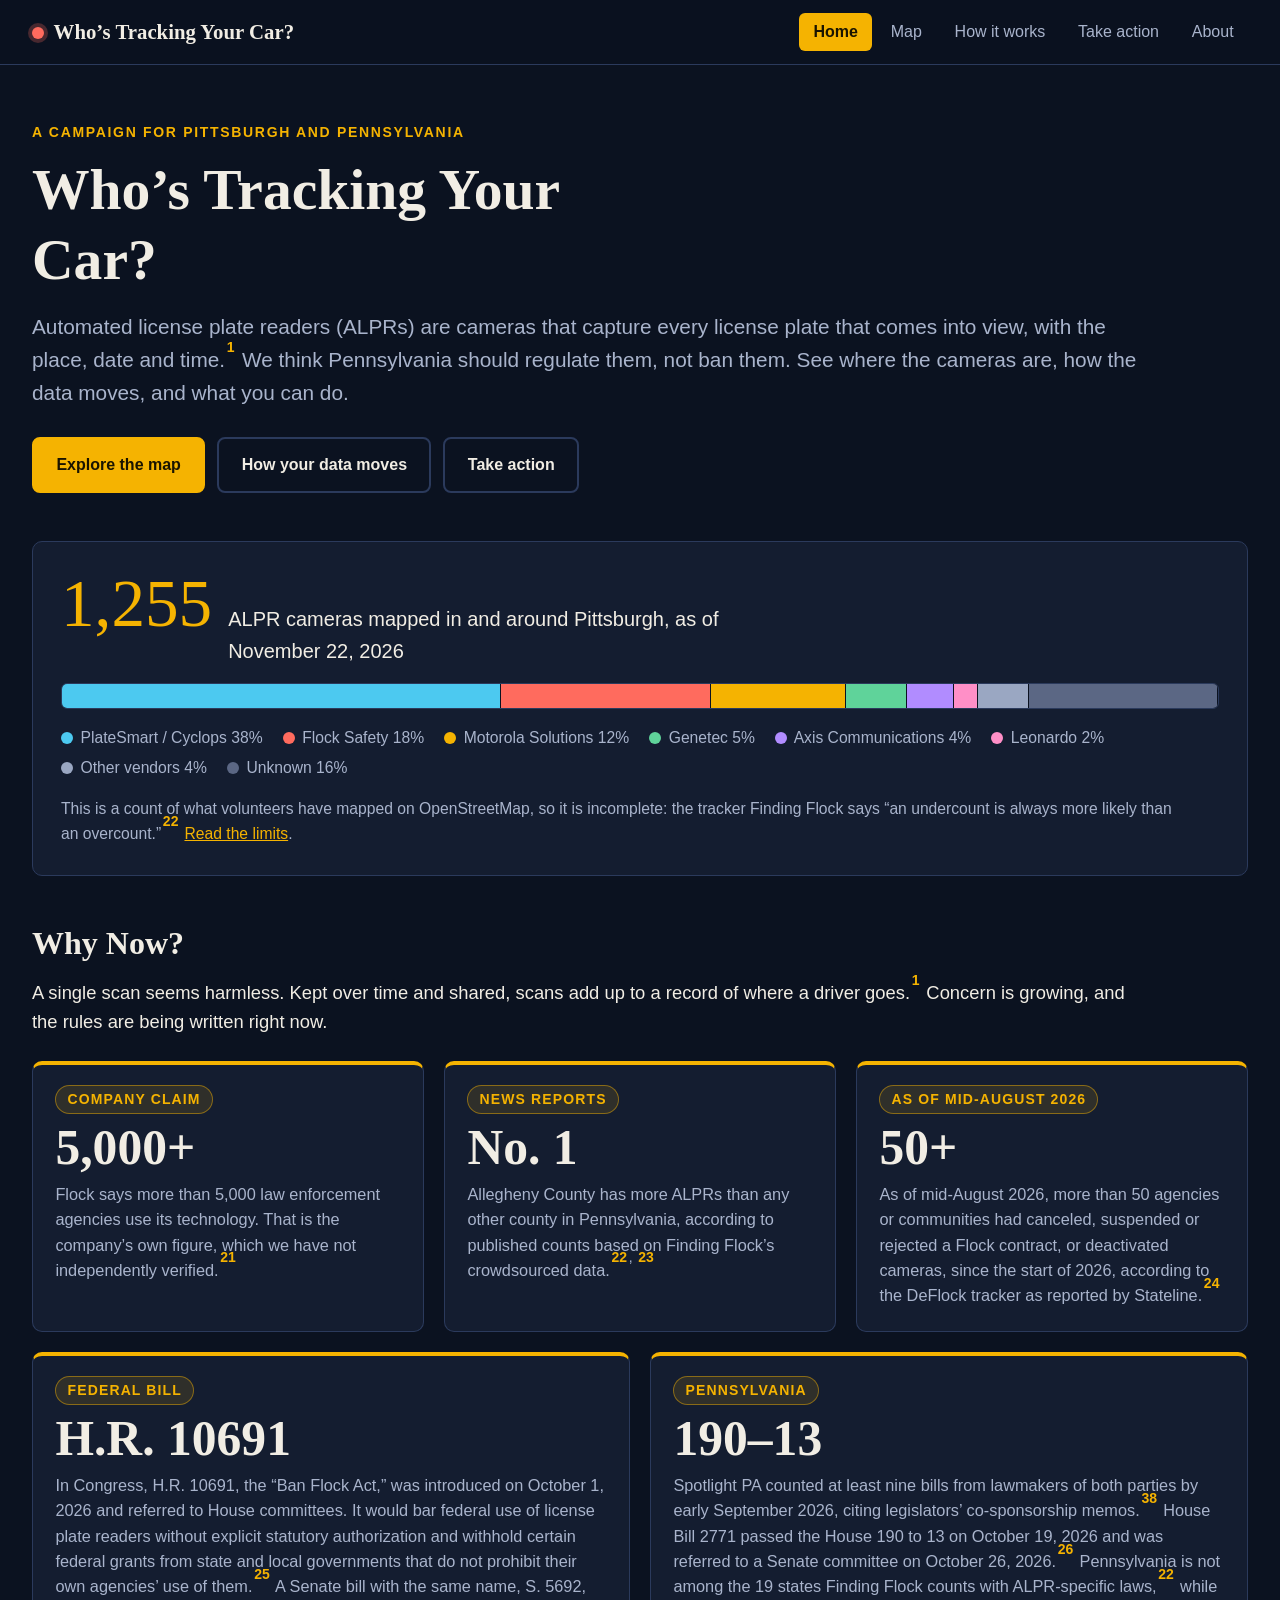
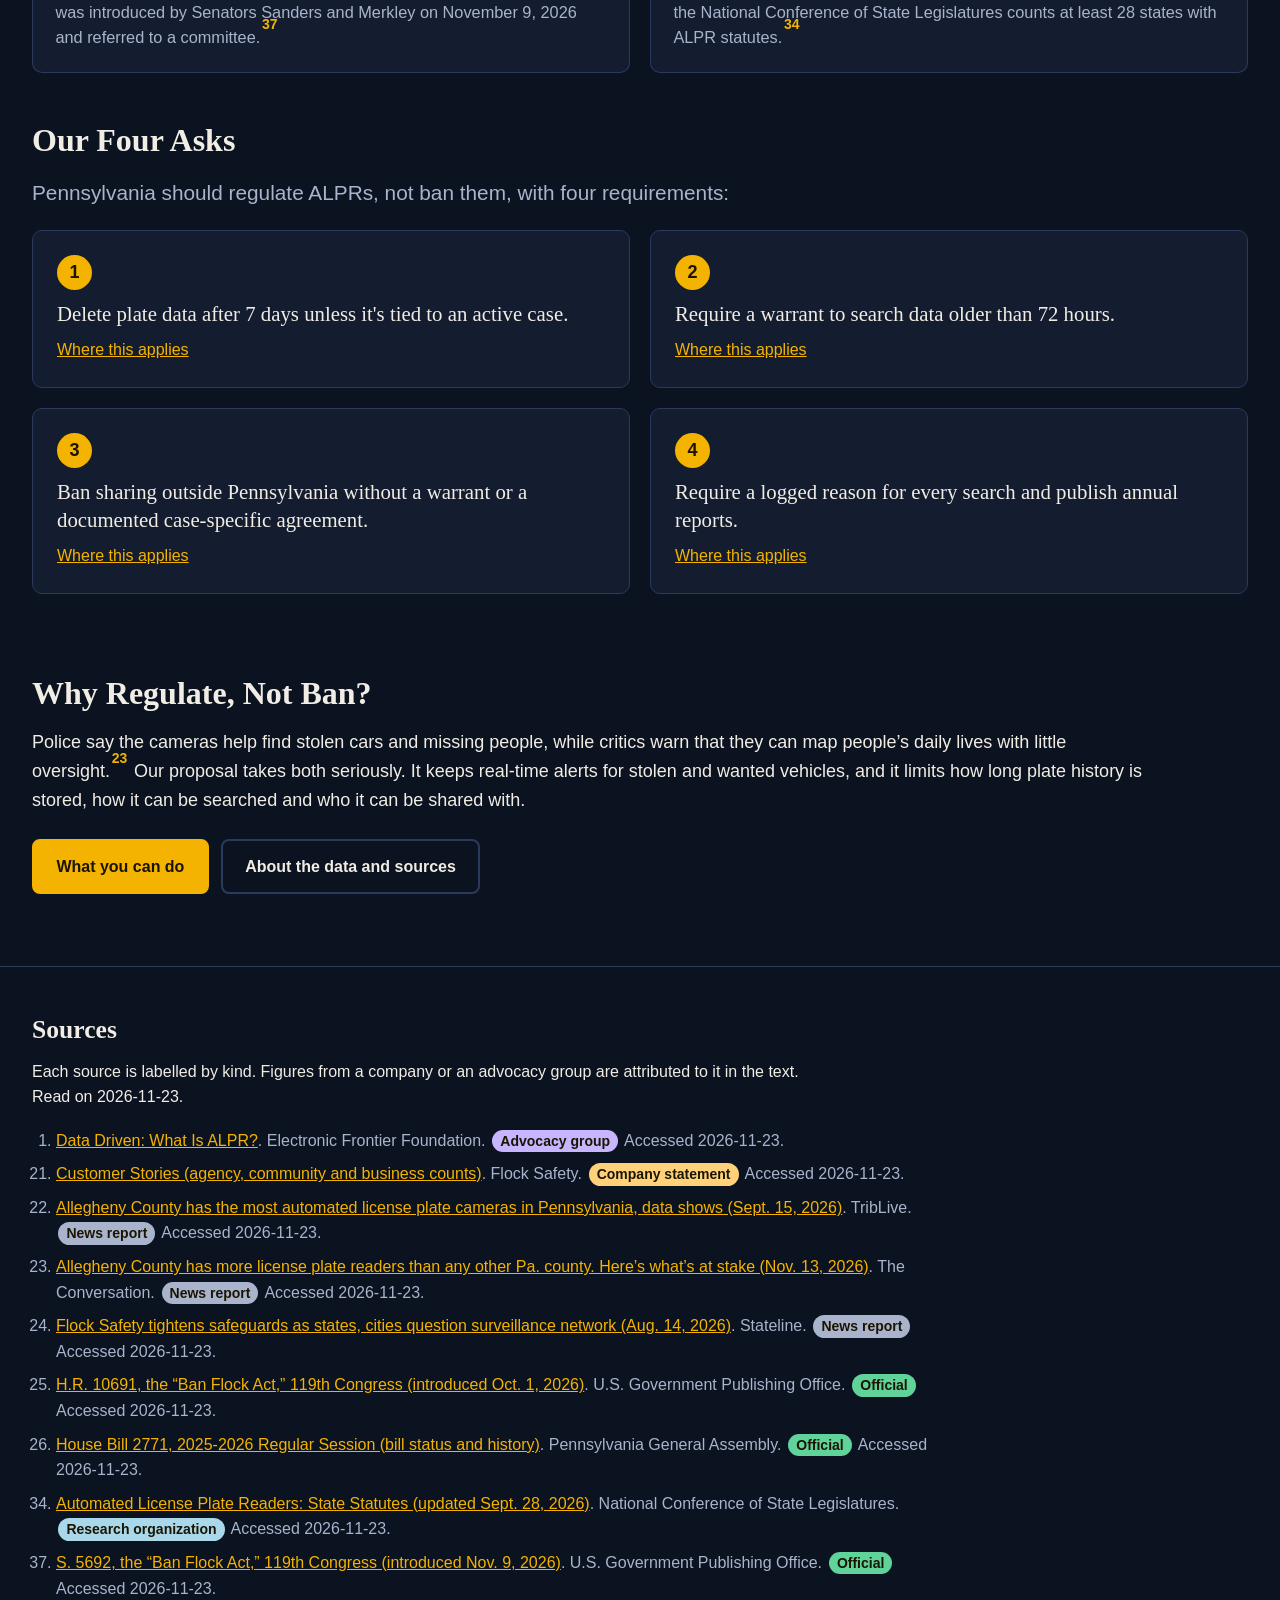
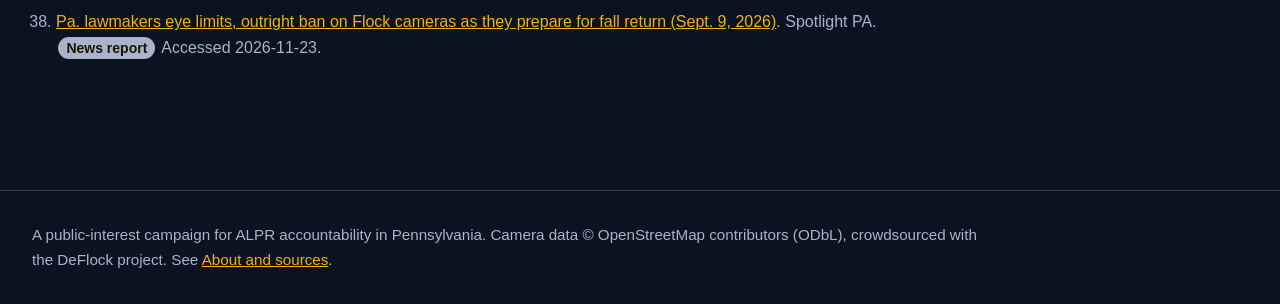
<file: index.html>
<!DOCTYPE html>
<html lang="en">
<head>
  <meta charset="utf-8">
  <meta name="viewport" content="width=device-width, initial-scale=1">
  <title>Who's Tracking Your Car? | ALPR Accountability for Pennsylvania</title>
  <meta name="description" content="A public campaign for accountable automated license plate readers in Pittsburgh and Pennsylvania.">
  <link rel="icon" type="image/svg+xml" href="assets/favicon.svg">
  <link rel="stylesheet" href="assets/css/site.css">
  <link rel="stylesheet" href="assets/css/home.css">
  <link rel="stylesheet" href="assets/css/actions.css">
  <link rel="stylesheet" href="assets/css/citations.css">
</head>
<body>
  <a class="skip-link" href="#main">Skip to content</a>
  <div id="site-header"></div>
  <main id="main">
    <header class="container home-hero">
      <p class="eyebrow">A campaign for Pittsburgh and Pennsylvania</p>
      <h1>Who&rsquo;s Tracking Your Car?</h1>
      <p class="lead">Automated license plate readers (ALPRs) are cameras that capture every license plate that comes into view, with the place, date and time.<sup class="fn"><a href="#src-1">1</a></sup> We think Pennsylvania should regulate them, not ban them. See where the cameras are, how the data moves, and what you can do.</p>
      <div class="btn-row">
        <a class="btn" href="map.html">Explore the map</a>
        <a class="btn btn-secondary" href="how-it-works.html">How your data moves</a>
        <a class="btn btn-secondary" href="take-action.html">Take action</a>
      </div>
    </header>

    <div class="container">
      <section class="card stat-band" aria-labelledby="stat-title">
        <h2 id="stat-title" class="visually-hidden">Cameras On Our Map</h2>
        <p class="stat-line" data-own-data>
          <span class="stat" id="home-count">&ndash;</span>
          <span class="stat-text">ALPR cameras mapped in and around Pittsburgh, as of <span id="home-date">the latest data pull</span></span>
        </p>
        <div class="vendor-bar" id="vendor-bar" role="img" aria-label="Cameras by vendor"></div>
        <ul class="vendor-legend" id="vendor-legend" data-own-data></ul>
        <p class="stat-note">This is a count of what volunteers have mapped on OpenStreetMap, so it is incomplete: the tracker Finding Flock says &ldquo;an undercount is always more likely than an overcount.&rdquo;<sup class="fn"><a href="#src-22">22</a></sup> <a href="about.html#limits">Read the limits</a>.</p>
      </section>

      <section id="why-now" aria-labelledby="why-now-title">
        <h2 id="why-now-title" class="section-title">Why Now?</h2>
        <p class="why-intro">A single scan seems harmless. Kept over time and shared, scans add up to a record of where a driver goes.<sup class="fn"><a href="#src-1">1</a></sup> Concern is growing, and the rules are being written right now.</p>
        <ul class="fact-grid">
          <li class="fact-card">
            <span class="fact-tag">Company claim</span>
            <span class="fact-figure" aria-hidden="true">5,000+</span>
            <p>Flock says more than 5,000 law enforcement agencies use its technology. That is the company&rsquo;s own figure, which we have not independently verified.<sup class="fn"><a href="#src-21">21</a></sup></p>
          </li>
          <li class="fact-card">
            <span class="fact-tag">News reports</span>
            <span class="fact-figure" aria-hidden="true">No. 1</span>
            <p>Allegheny County has more ALPRs than any other county in Pennsylvania, according to published counts based on Finding Flock&rsquo;s crowdsourced data.<sup class="fn"><a href="#src-22">22</a>, <a href="#src-23">23</a></sup></p>
          </li>
          <li class="fact-card">
            <span class="fact-tag">As of mid-August 2026</span>
            <span class="fact-figure" aria-hidden="true">50+</span>
            <p>As of mid-August 2026, more than 50 agencies or communities had canceled, suspended or rejected a Flock contract, or deactivated cameras, since the start of 2026, according to the DeFlock tracker as reported by Stateline.<sup class="fn"><a href="#src-24">24</a></sup></p>
          </li>
          <li class="fact-card fact-wide">
            <span class="fact-tag">Federal bill</span>
            <span class="fact-figure" aria-hidden="true">H.R. 10691</span>
            <p>In Congress, H.R. 10691, the &ldquo;Ban Flock Act,&rdquo; was introduced on October 1, 2026 and referred to House committees. It would bar federal use of license plate readers without explicit statutory authorization and withhold certain federal grants from state and local governments that do not prohibit their own agencies&rsquo; use of them.<sup class="fn"><a href="#src-25">25</a></sup> A Senate bill with the same name, S. 5692, was introduced by Senators Sanders and Merkley on November 9, 2026 and referred to a committee.<sup class="fn"><a href="#src-37">37</a></sup></p>
          </li>
          <li class="fact-card fact-wide">
            <span class="fact-tag">Pennsylvania</span>
            <span class="fact-figure" aria-hidden="true">190&ndash;13</span>
            <p>Spotlight PA counted at least nine bills from lawmakers of both parties by early September 2026, citing legislators&rsquo; co-sponsorship memos.<sup class="fn"><a href="#src-38">38</a></sup> House Bill 2771 passed the House 190 to 13 on October 19, 2026 and was referred to a Senate committee on October 26, 2026.<sup class="fn"><a href="#src-26">26</a></sup> Pennsylvania is not among the 19 states Finding Flock counts with ALPR-specific laws,<sup class="fn"><a href="#src-22">22</a></sup> while the National Conference of State Legislatures counts at least 28 states with ALPR statutes.<sup class="fn"><a href="#src-34">34</a></sup></p>
          </li>
        </ul>
      </section>

      <section id="asks" aria-labelledby="asks-title">
        <h2 id="asks-title" class="section-title">Our Four Asks</h2>
        <p class="lead lead-wide">Pennsylvania should regulate ALPRs, not ban them, with four requirements:</p>
        <div class="ask-grid">
          <article class="card ask-card" id="ask-1">
            <p class="ask-num" aria-hidden="true">1</p>
            <p class="ask-text" data-ask-text="1"></p>
            <p class="where"><a href="how-it-works.html#step-2-title">Where this applies</a></p>
          </article>
          <article class="card ask-card" id="ask-2">
            <p class="ask-num" aria-hidden="true">2</p>
            <p class="ask-text" data-ask-text="2"></p>
            <p class="where"><a href="how-it-works.html#step-3-title">Where this applies</a></p>
          </article>
          <article class="card ask-card" id="ask-3">
            <p class="ask-num" aria-hidden="true">3</p>
            <p class="ask-text" data-ask-text="3"></p>
            <p class="where"><a href="how-it-works.html#step-4-title">Where this applies</a></p>
          </article>
          <article class="card ask-card" id="ask-4">
            <p class="ask-num" aria-hidden="true">4</p>
            <p class="ask-text" data-ask-text="4"></p>
            <p class="where"><a href="how-it-works.html#step-3-title">Where this applies</a></p>
          </article>
        </div>
      </section>

      <section class="prose section-spaced" id="regulate" aria-labelledby="regulate-title">
        <h2 id="regulate-title" class="section-title">Why Regulate, Not Ban?</h2>
        <p>Police say the cameras help find stolen cars and missing people, while critics warn that they can map people&rsquo;s daily lives with little oversight.<sup class="fn"><a href="#src-23">23</a></sup> Our proposal takes both seriously. It keeps real-time alerts for stolen and wanted vehicles, and it limits how long plate history is stored, how it can be searched and who it can be shared with.</p>
        <div class="btn-row" style="margin-block:1.5rem 0">
          <a class="btn" href="take-action.html">What you can do</a>
          <a class="btn btn-secondary" href="about.html">About the data and sources</a>
        </div>
      </section>
    </div>

    <section class="container sources" id="sources" aria-labelledby="sources-title">
      <h2 id="sources-title">Sources</h2>
      <p class="note">Each source is labelled by kind. Figures from a company or an advocacy group are attributed to it in the text. Read on 2026-11-23.</p>
      <ol id="sources-list" class="sources-list" data-source-ids="1,21,22,23,24,25,26,34,37,38"></ol>
    </section>
  </main>
  <div id="site-footer"></div>
  <script type="module">
    import { renderLayout } from './assets/js/layout.js';
    import { renderSourceList } from './assets/js/sourcesList.js';
    import { initHome } from './assets/js/home.js';
    import { loadJSON } from './assets/js/data.js';
    renderLayout(document);
    renderSourceList();
    initHome(loadJSON);
  </script>
</body>
</html>
</file>
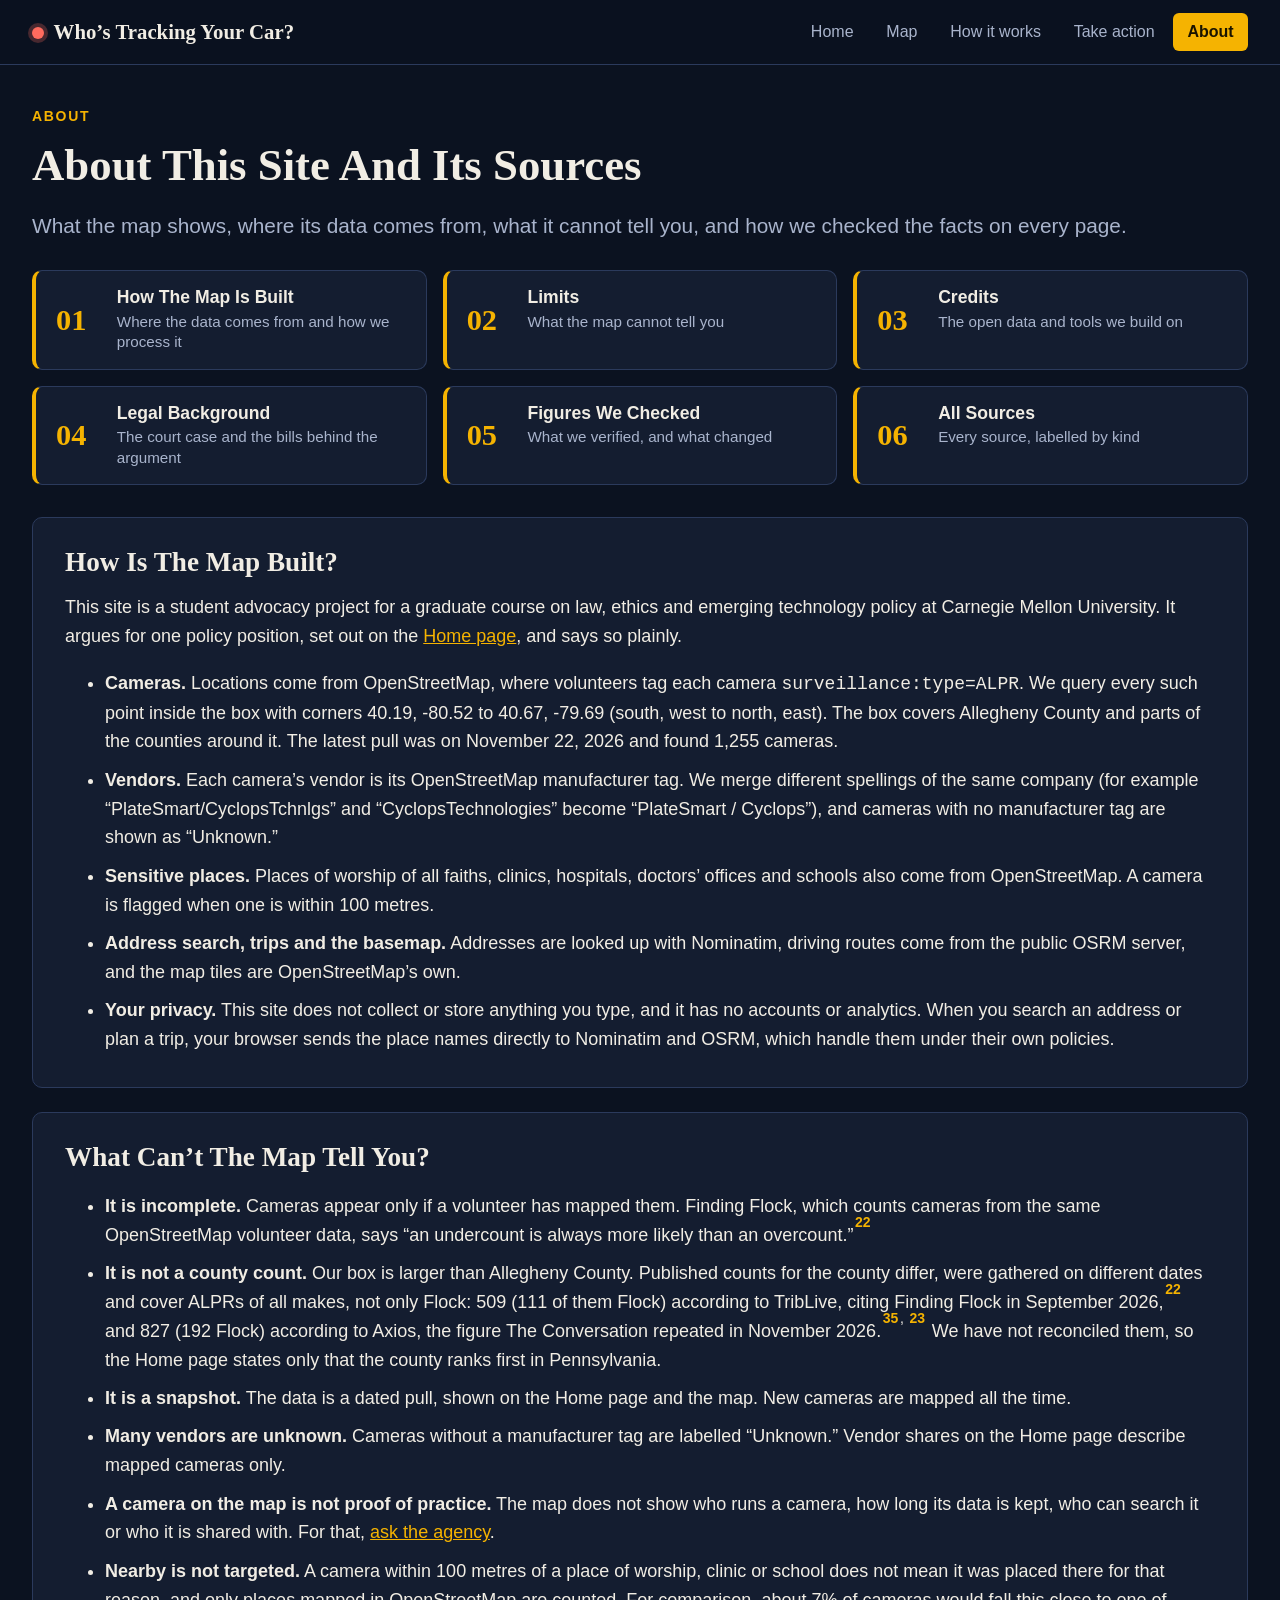
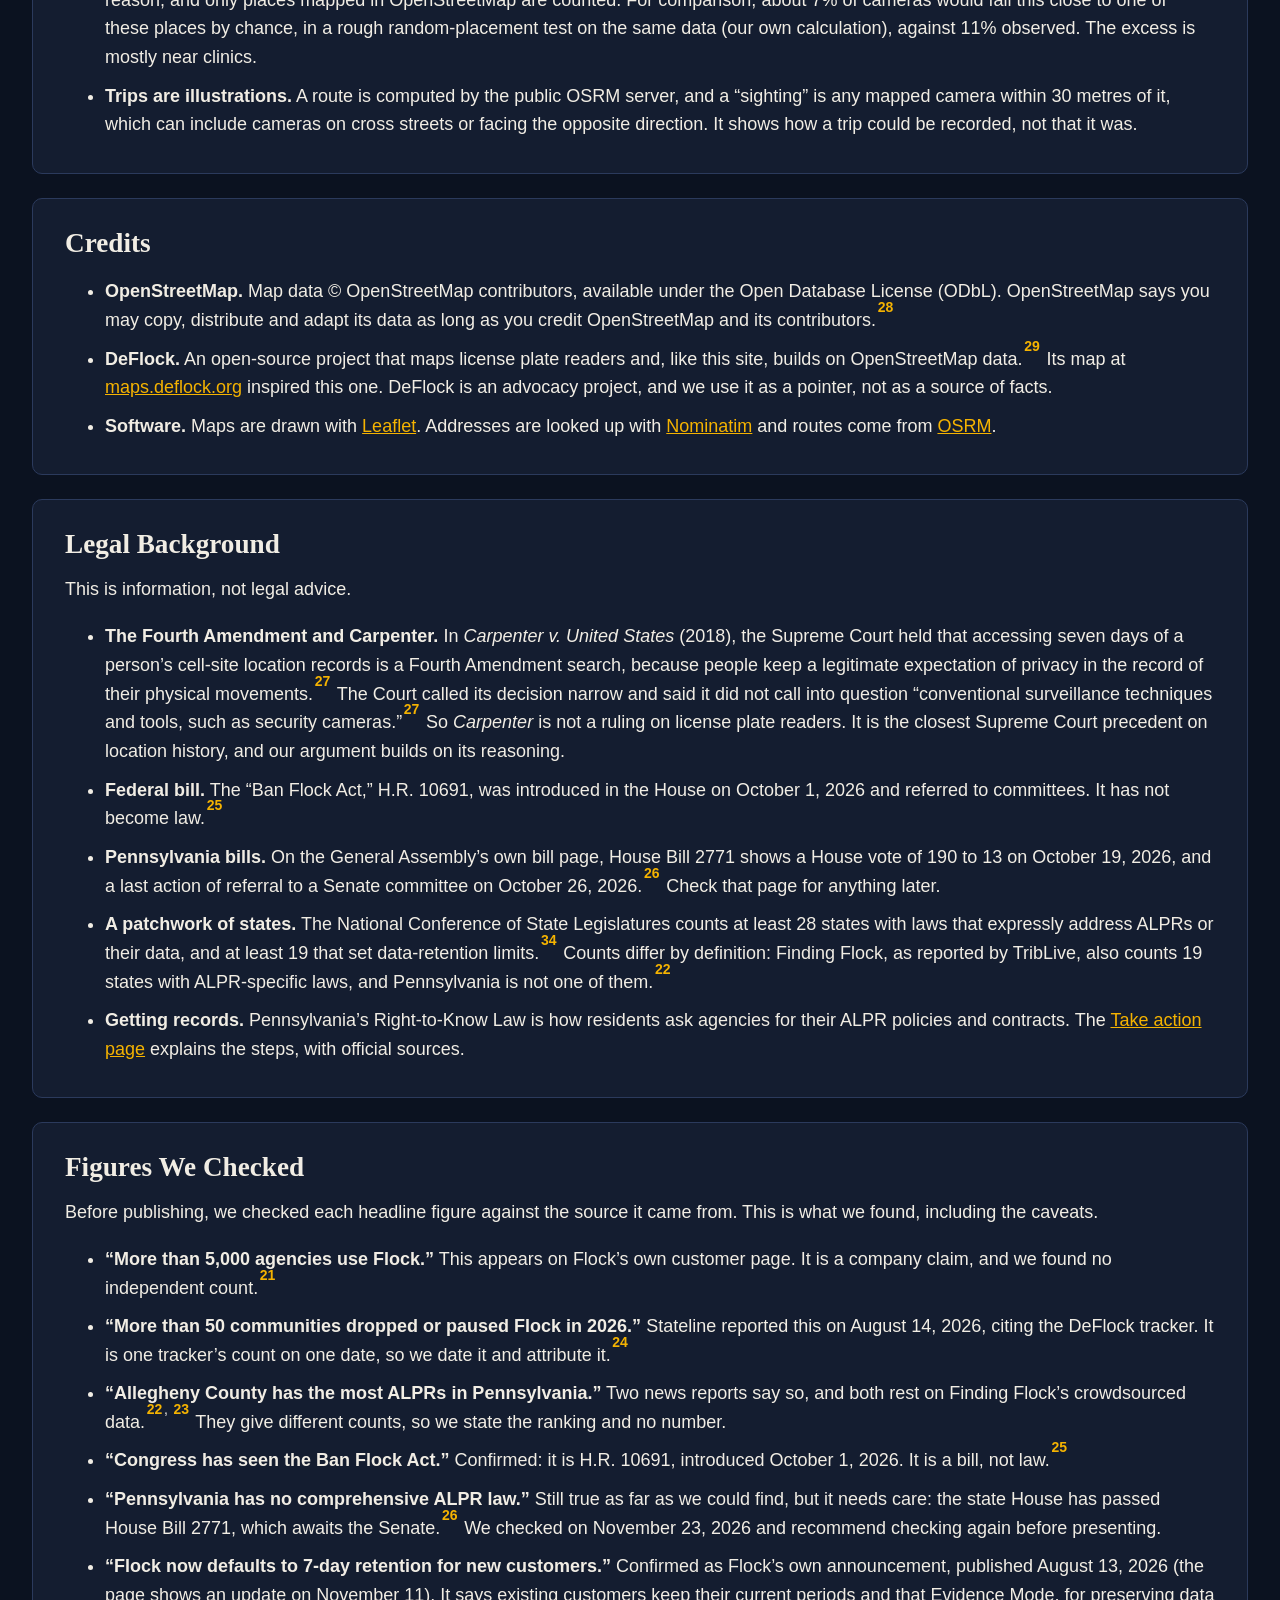
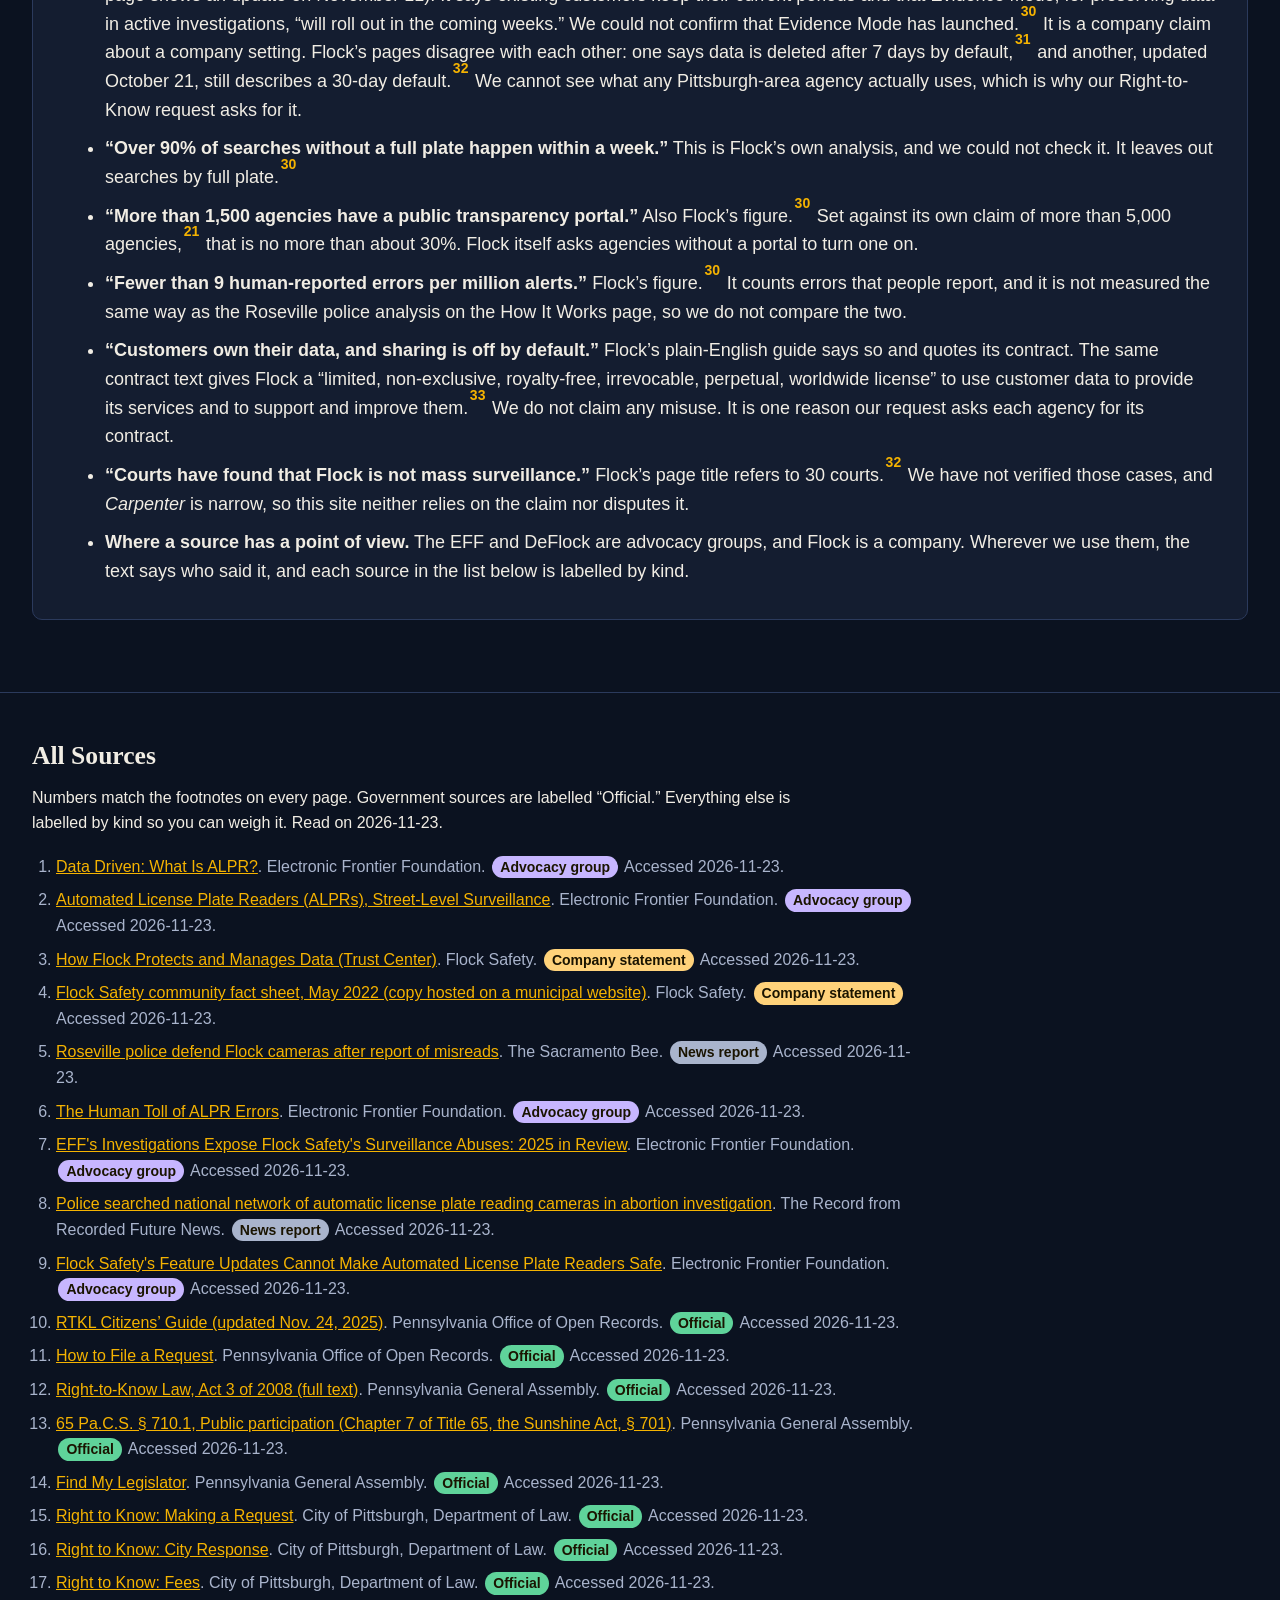
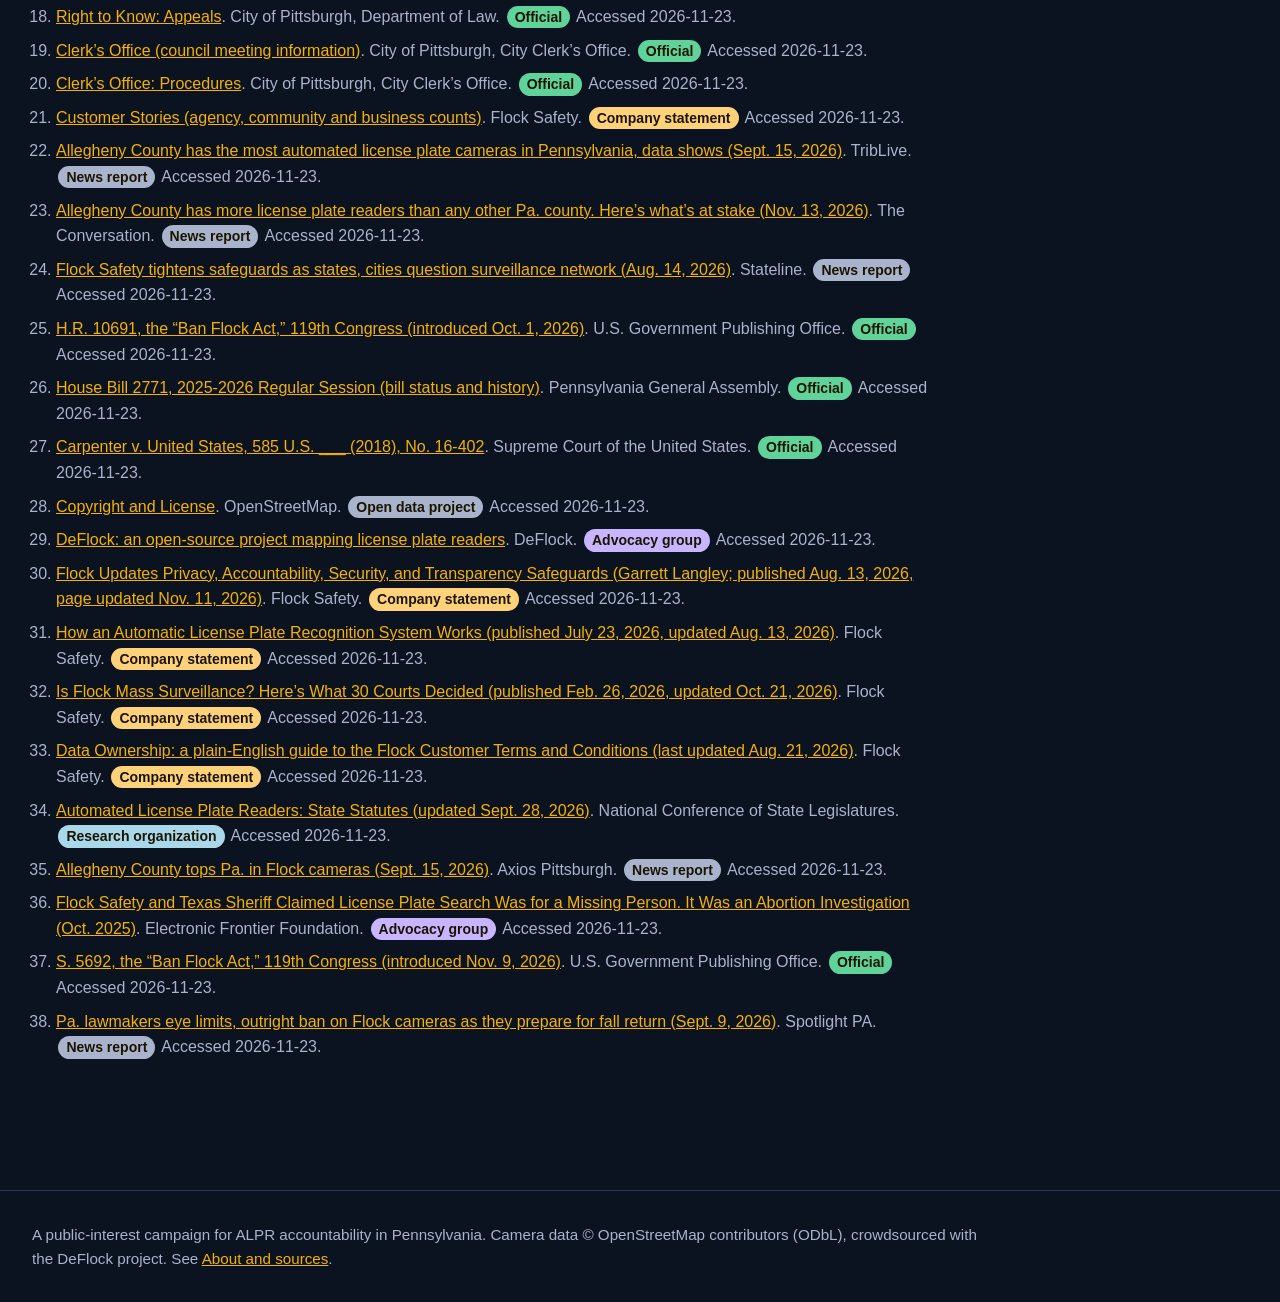
<file: about.html>
<!DOCTYPE html>
<html lang="en">
<head>
  <meta charset="utf-8">
  <meta name="viewport" content="width=device-width, initial-scale=1">
  <title>About and sources | Who's Tracking Your Car?</title>
  <link rel="icon" type="image/svg+xml" href="assets/favicon.svg">
  <link rel="stylesheet" href="assets/css/site.css">
  <link rel="stylesheet" href="assets/css/home.css">
  <link rel="stylesheet" href="assets/css/citations.css">
</head>
<body>
  <a class="skip-link" href="#main">Skip to content</a>
  <div id="site-header"></div>
  <main id="main">
    <header class="container home-hero about-hero">
      <p class="eyebrow">About</p>
      <h1>About This Site And Its Sources</h1>
      <p class="lead">What the map shows, where its data comes from, what it cannot tell you, and how we checked the facts on every page.</p>
      <ul class="toc-grid">
        <li><a class="toc-tile" href="#method"><span class="toc-num" aria-hidden="true">01</span><span class="toc-title">How The Map Is Built</span><span class="toc-desc">Where the data comes from and how we process it</span></a></li>
        <li><a class="toc-tile" href="#limits"><span class="toc-num" aria-hidden="true">02</span><span class="toc-title">Limits</span><span class="toc-desc">What the map cannot tell you</span></a></li>
        <li><a class="toc-tile" href="#credits"><span class="toc-num" aria-hidden="true">03</span><span class="toc-title">Credits</span><span class="toc-desc">The open data and tools we build on</span></a></li>
        <li><a class="toc-tile" href="#legal"><span class="toc-num" aria-hidden="true">04</span><span class="toc-title">Legal Background</span><span class="toc-desc">The court case and the bills behind the argument</span></a></li>
        <li><a class="toc-tile" href="#fact-check"><span class="toc-num" aria-hidden="true">05</span><span class="toc-title">Figures We Checked</span><span class="toc-desc">What we verified, and what changed</span></a></li>
        <li><a class="toc-tile" href="#sources"><span class="toc-num" aria-hidden="true">06</span><span class="toc-title">All Sources</span><span class="toc-desc">Every source, labelled by kind</span></a></li>
      </ul>
    </header>

    <div class="container">
      <section class="card about-section" id="method" aria-labelledby="method-title">
        <h2 id="method-title">How Is The Map Built?</h2>
        <p>This site is a student advocacy project for a graduate course on law, ethics and emerging technology policy at Carnegie Mellon University. It argues for one policy position, set out on the <a href="index.html#asks">Home page</a>, and says so plainly.</p>
        <ul>
          <li><strong>Cameras.</strong> Locations come from OpenStreetMap, where volunteers tag each camera <code>surveillance:type=ALPR</code>. We query every such point inside the box with corners 40.19, -80.52 to 40.67, -79.69 (south, west to north, east). The box covers Allegheny County and parts of the counties around it. <span data-own-data>The latest pull was on <span id="about-date">the latest data date</span> and found <span id="about-count">&ndash;</span> cameras.</span></li>
          <li><strong>Vendors.</strong> Each camera&rsquo;s vendor is its OpenStreetMap manufacturer tag. We merge different spellings of the same company (for example &ldquo;PlateSmart/CyclopsTchnlgs&rdquo; and &ldquo;CyclopsTechnologies&rdquo; become &ldquo;PlateSmart / Cyclops&rdquo;), and cameras with no manufacturer tag are shown as &ldquo;Unknown.&rdquo;</li>
          <li><strong>Sensitive places.</strong> Places of worship of all faiths, clinics, hospitals, doctors&rsquo; offices and schools also come from OpenStreetMap. A camera is flagged when one is within 100 metres.</li>
          <li><strong>Address search, trips and the basemap.</strong> Addresses are looked up with Nominatim, driving routes come from the public OSRM server, and the map tiles are OpenStreetMap&rsquo;s own.</li>
          <li><strong>Your privacy.</strong> This site does not collect or store anything you type, and it has no accounts or analytics. When you search an address or plan a trip, your browser sends the place names directly to Nominatim and OSRM, which handle them under their own policies.</li>
        </ul>
      </section>

      <section class="card about-section" id="limits" aria-labelledby="limits-title">
        <h2 id="limits-title">What Can&rsquo;t The Map Tell You?</h2>
        <ul>
          <li><strong>It is incomplete.</strong> Cameras appear only if a volunteer has mapped them. Finding Flock, which counts cameras from the same OpenStreetMap volunteer data, says &ldquo;an undercount is always more likely than an overcount.&rdquo;<sup class="fn"><a href="#src-22">22</a></sup></li>
          <li><strong>It is not a county count.</strong> Our box is larger than Allegheny County. Published counts for the county differ, were gathered on different dates and cover ALPRs of all makes, not only Flock: 509 (111 of them Flock) according to TribLive, citing Finding Flock in September 2026,<sup class="fn"><a href="#src-22">22</a></sup> and 827 (192 Flock) according to Axios, the figure The Conversation repeated in November 2026.<sup class="fn"><a href="#src-35">35</a>, <a href="#src-23">23</a></sup> We have not reconciled them, so the Home page states only that the county ranks first in Pennsylvania.</li>
          <li><strong>It is a snapshot.</strong> The data is a dated pull, shown on the Home page and the map. New cameras are mapped all the time.</li>
          <li><strong>Many vendors are unknown.</strong> Cameras without a manufacturer tag are labelled &ldquo;Unknown.&rdquo; Vendor shares on the Home page describe mapped cameras only.</li>
          <li><strong>A camera on the map is not proof of practice.</strong> The map does not show who runs a camera, how long its data is kept, who can search it or who it is shared with. For that, <a href="tools/rtk.html">ask the agency</a>.</li>
          <li><strong>Nearby is not targeted.</strong> A camera within 100 metres of a place of worship, clinic or school does not mean it was placed there for that reason, and only places mapped in OpenStreetMap are counted. For comparison, about 7% of cameras would fall this close to one of these places by chance, in a rough random-placement test on the same data (our own calculation), against 11% observed. The excess is mostly near clinics.</li>
          <li><strong>Trips are illustrations.</strong> A route is computed by the public OSRM server, and a &ldquo;sighting&rdquo; is any mapped camera within 30 metres of it, which can include cameras on cross streets or facing the opposite direction. It shows how a trip could be recorded, not that it was.</li>
        </ul>
      </section>

      <section class="card about-section" id="credits" aria-labelledby="credits-title">
        <h2 id="credits-title">Credits</h2>
        <ul>
          <li><strong>OpenStreetMap.</strong> Map data &copy; OpenStreetMap contributors, available under the Open Database License (ODbL). OpenStreetMap says you may copy, distribute and adapt its data as long as you credit OpenStreetMap and its contributors.<sup class="fn"><a href="#src-28">28</a></sup></li>
          <li><strong>DeFlock.</strong> An open-source project that maps license plate readers and, like this site, builds on OpenStreetMap data.<sup class="fn"><a href="#src-29">29</a></sup> Its map at <a href="https://maps.deflock.org/" target="_blank" rel="noopener">maps.deflock.org</a> inspired this one. DeFlock is an advocacy project, and we use it as a pointer, not as a source of facts.</li>
          <li><strong>Software.</strong> Maps are drawn with <a href="https://leafletjs.com/" target="_blank" rel="noopener">Leaflet</a>. Addresses are looked up with <a href="https://nominatim.org/" target="_blank" rel="noopener">Nominatim</a> and routes come from <a href="https://project-osrm.org/" target="_blank" rel="noopener">OSRM</a>.</li>
        </ul>
      </section>

      <section class="card about-section" id="legal" aria-labelledby="legal-title">
        <h2 id="legal-title">Legal Background</h2>
        <p>This is information, not legal advice.</p>
        <ul>
          <li><strong>The Fourth Amendment and Carpenter.</strong> In <em>Carpenter v. United States</em> (2018), the Supreme Court held that accessing seven days of a person&rsquo;s cell-site location records is a Fourth Amendment search, because people keep a legitimate expectation of privacy in the record of their physical movements.<sup class="fn"><a href="#src-27">27</a></sup> The Court called its decision narrow and said it did not call into question &ldquo;conventional surveillance techniques and tools, such as security cameras.&rdquo;<sup class="fn"><a href="#src-27">27</a></sup> So <em>Carpenter</em> is not a ruling on license plate readers. It is the closest Supreme Court precedent on location history, and our argument builds on its reasoning.</li>
          <li><strong>Federal bill.</strong> The &ldquo;Ban Flock Act,&rdquo; H.R. 10691, was introduced in the House on October 1, 2026 and referred to committees. It has not become law.<sup class="fn"><a href="#src-25">25</a></sup></li>
          <li><strong>Pennsylvania bills.</strong> On the General Assembly&rsquo;s own bill page, House Bill 2771 shows a House vote of 190 to 13 on October 19, 2026, and a last action of referral to a Senate committee on October 26, 2026.<sup class="fn"><a href="#src-26">26</a></sup> Check that page for anything later.</li>
          <li><strong>A patchwork of states.</strong> The National Conference of State Legislatures counts at least 28 states with laws that expressly address ALPRs or their data, and at least 19 that set data-retention limits.<sup class="fn"><a href="#src-34">34</a></sup> Counts differ by definition: Finding Flock, as reported by TribLive, also counts 19 states with ALPR-specific laws, and Pennsylvania is not one of them.<sup class="fn"><a href="#src-22">22</a></sup></li>
          <li><strong>Getting records.</strong> Pennsylvania&rsquo;s Right-to-Know Law is how residents ask agencies for their ALPR policies and contracts. The <a href="take-action.html#after-filing">Take action page</a> explains the steps, with official sources.</li>
        </ul>
      </section>

      <section class="card about-section" id="fact-check" aria-labelledby="fact-check-title">
        <h2 id="fact-check-title">Figures We Checked</h2>
        <p>Before publishing, we checked each headline figure against the source it came from. This is what we found, including the caveats.</p>
        <ul>
          <li><strong>&ldquo;More than 5,000 agencies use Flock.&rdquo;</strong> This appears on Flock&rsquo;s own customer page. It is a company claim, and we found no independent count.<sup class="fn"><a href="#src-21">21</a></sup></li>
          <li><strong>&ldquo;More than 50 communities dropped or paused Flock in 2026.&rdquo;</strong> Stateline reported this on August 14, 2026, citing the DeFlock tracker. It is one tracker&rsquo;s count on one date, so we date it and attribute it.<sup class="fn"><a href="#src-24">24</a></sup></li>
          <li><strong>&ldquo;Allegheny County has the most ALPRs in Pennsylvania.&rdquo;</strong> Two news reports say so, and both rest on Finding Flock&rsquo;s crowdsourced data.<sup class="fn"><a href="#src-22">22</a>, <a href="#src-23">23</a></sup> They give different counts, so we state the ranking and no number.</li>
          <li><strong>&ldquo;Congress has seen the Ban Flock Act.&rdquo;</strong> Confirmed: it is H.R. 10691, introduced October 1, 2026. It is a bill, not law.<sup class="fn"><a href="#src-25">25</a></sup></li>
          <li><strong>&ldquo;Pennsylvania has no comprehensive ALPR law.&rdquo;</strong> Still true as far as we could find, but it needs care: the state House has passed House Bill 2771, which awaits the Senate.<sup class="fn"><a href="#src-26">26</a></sup> We checked on November 23, 2026 and recommend checking again before presenting.</li>
          <li><strong>&ldquo;Flock now defaults to 7-day retention for new customers.&rdquo;</strong> Confirmed as Flock&rsquo;s own announcement, published August 13, 2026 (the page shows an update on November 11). It says existing customers keep their current periods and that Evidence Mode, for preserving data in active investigations, &ldquo;will roll out in the coming weeks.&rdquo; We could not confirm that Evidence Mode has launched.<sup class="fn"><a href="#src-30">30</a></sup> It is a company claim about a company setting. Flock&rsquo;s pages disagree with each other: one says data is deleted after 7 days by default,<sup class="fn"><a href="#src-31">31</a></sup> and another, updated October 21, still describes a 30-day default.<sup class="fn"><a href="#src-32">32</a></sup> We cannot see what any Pittsburgh-area agency actually uses, which is why our Right-to-Know request asks for it.</li>
          <li><strong>&ldquo;Over 90% of searches without a full plate happen within a week.&rdquo;</strong> This is Flock&rsquo;s own analysis, and we could not check it. It leaves out searches by full plate.<sup class="fn"><a href="#src-30">30</a></sup></li>
          <li><strong>&ldquo;More than 1,500 agencies have a public transparency portal.&rdquo;</strong> Also Flock&rsquo;s figure.<sup class="fn"><a href="#src-30">30</a></sup> Set against its own claim of more than 5,000 agencies,<sup class="fn"><a href="#src-21">21</a></sup> that is no more than about 30%. Flock itself asks agencies without a portal to turn one on.</li>
          <li><strong>&ldquo;Fewer than 9 human-reported errors per million alerts.&rdquo;</strong> Flock&rsquo;s figure.<sup class="fn"><a href="#src-30">30</a></sup> It counts errors that people report, and it is not measured the same way as the Roseville police analysis on the How It Works page, so we do not compare the two.</li>
          <li><strong>&ldquo;Customers own their data, and sharing is off by default.&rdquo;</strong> Flock&rsquo;s plain-English guide says so and quotes its contract. The same contract text gives Flock a &ldquo;limited, non-exclusive, royalty-free, irrevocable, perpetual, worldwide license&rdquo; to use customer data to provide its services and to support and improve them.<sup class="fn"><a href="#src-33">33</a></sup> We do not claim any misuse. It is one reason our request asks each agency for its contract.</li>
          <li><strong>&ldquo;Courts have found that Flock is not mass surveillance.&rdquo;</strong> Flock&rsquo;s page title refers to 30 courts.<sup class="fn"><a href="#src-32">32</a></sup> We have not verified those cases, and <em>Carpenter</em> is narrow, so this site neither relies on the claim nor disputes it.</li>
          <li><strong>Where a source has a point of view.</strong> The EFF and DeFlock are advocacy groups, and Flock is a company. Wherever we use them, the text says who said it, and each source in the list below is labelled by kind.</li>
        </ul>
      </section>
    </div>

    <section class="container sources" id="sources" aria-labelledby="sources-title">
      <h2 id="sources-title">All Sources</h2>
      <p class="note">Numbers match the footnotes on every page. Government sources are labelled &ldquo;Official.&rdquo; Everything else is labelled by kind so you can weigh it. Read on 2026-11-23.</p>
      <ol id="sources-list" class="sources-list" data-source-ids="all"></ol>
    </section>
  </main>
  <div id="site-footer"></div>
  <script type="module">
    import { renderLayout } from './assets/js/layout.js';
    import { renderSourceList } from './assets/js/sourcesList.js';
    import { initAbout } from './assets/js/home.js';
    import { loadJSON } from './assets/js/data.js';
    renderLayout(document);
    renderSourceList();
    initAbout(loadJSON);
  </script>
</body>
</html>
</file>
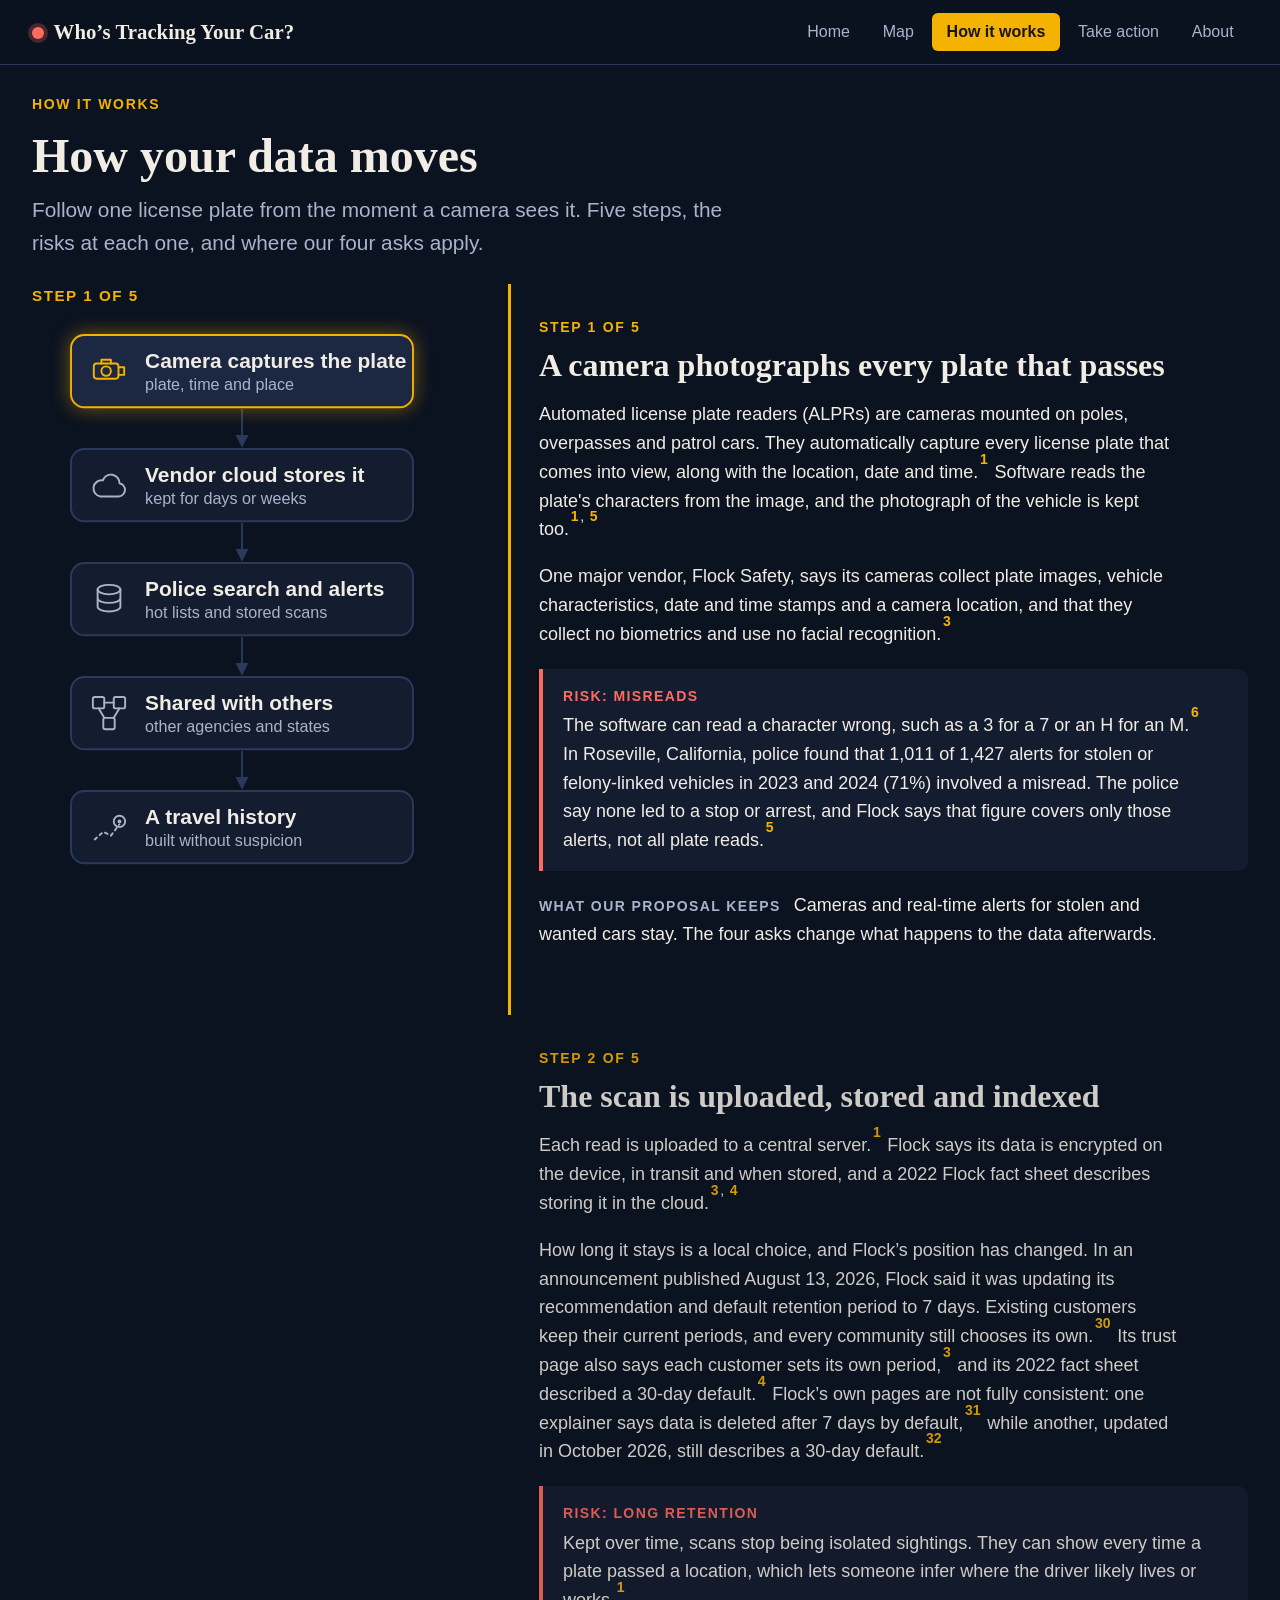
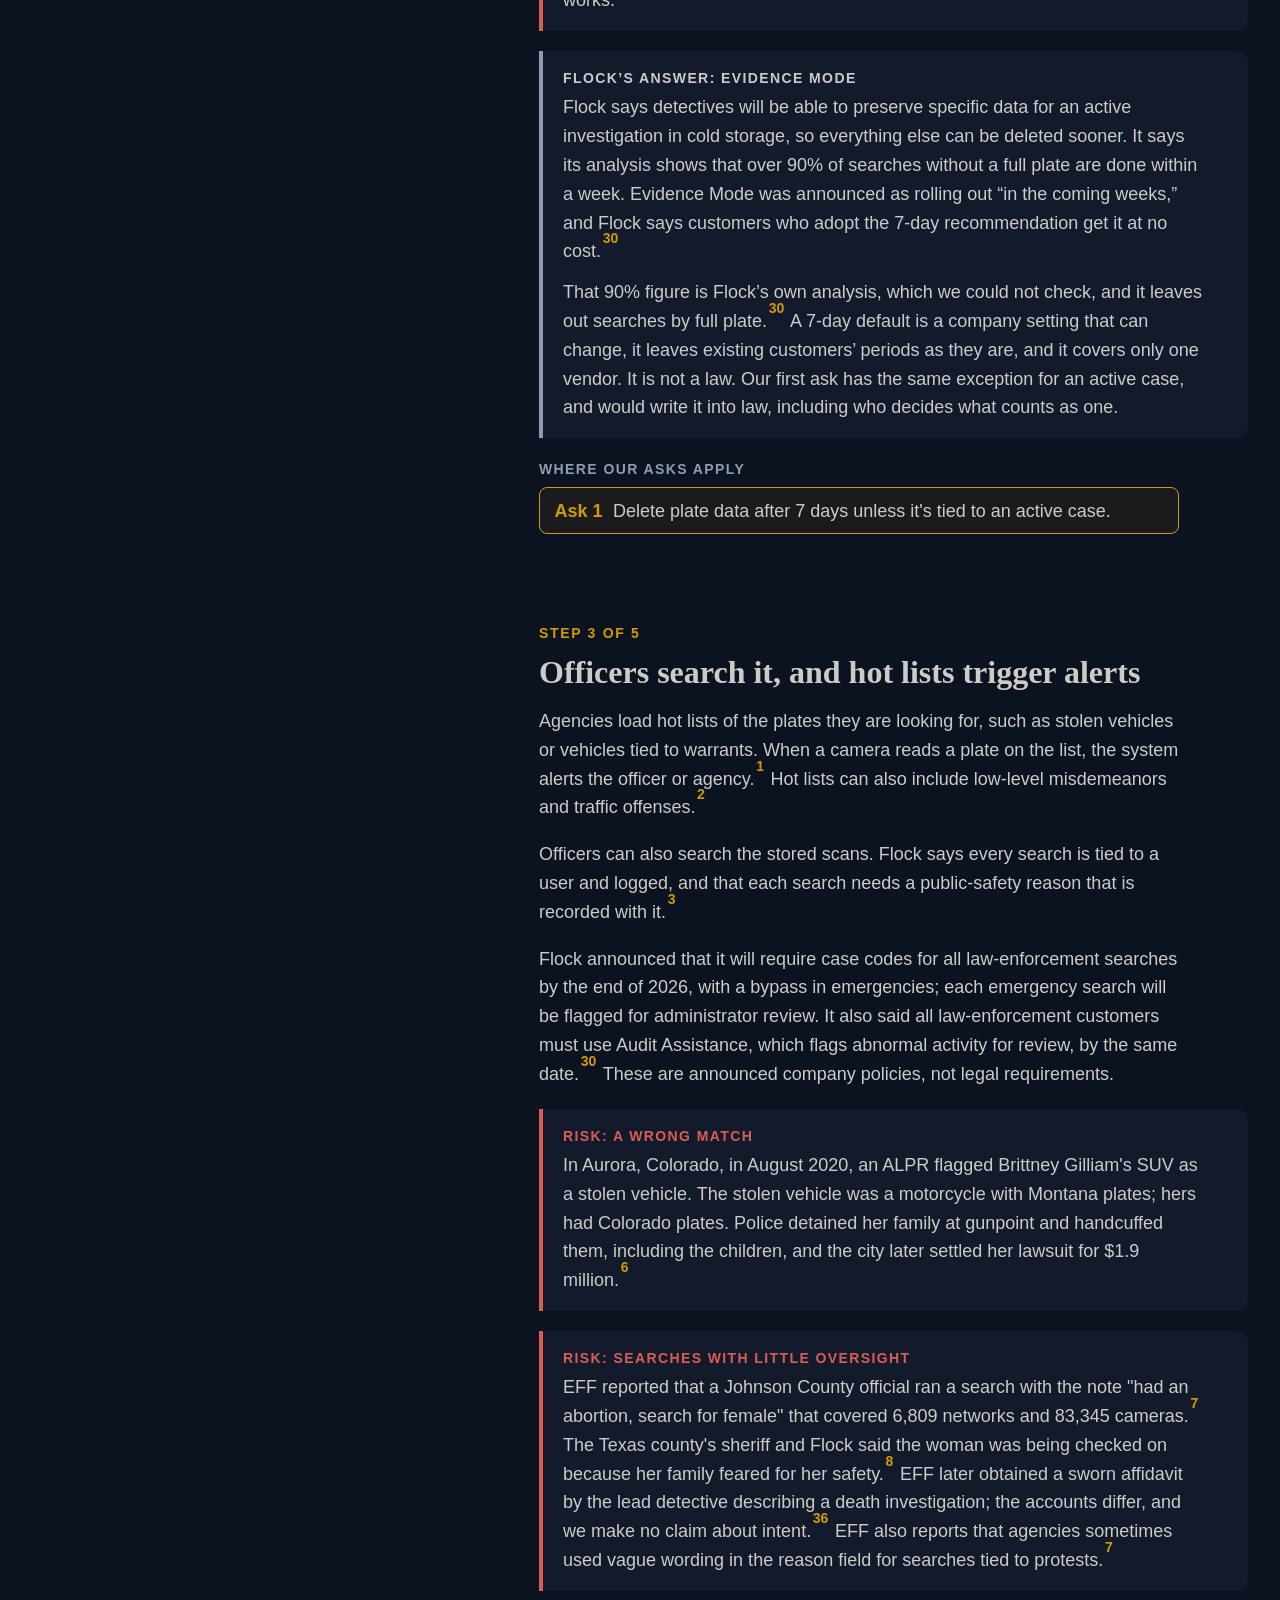
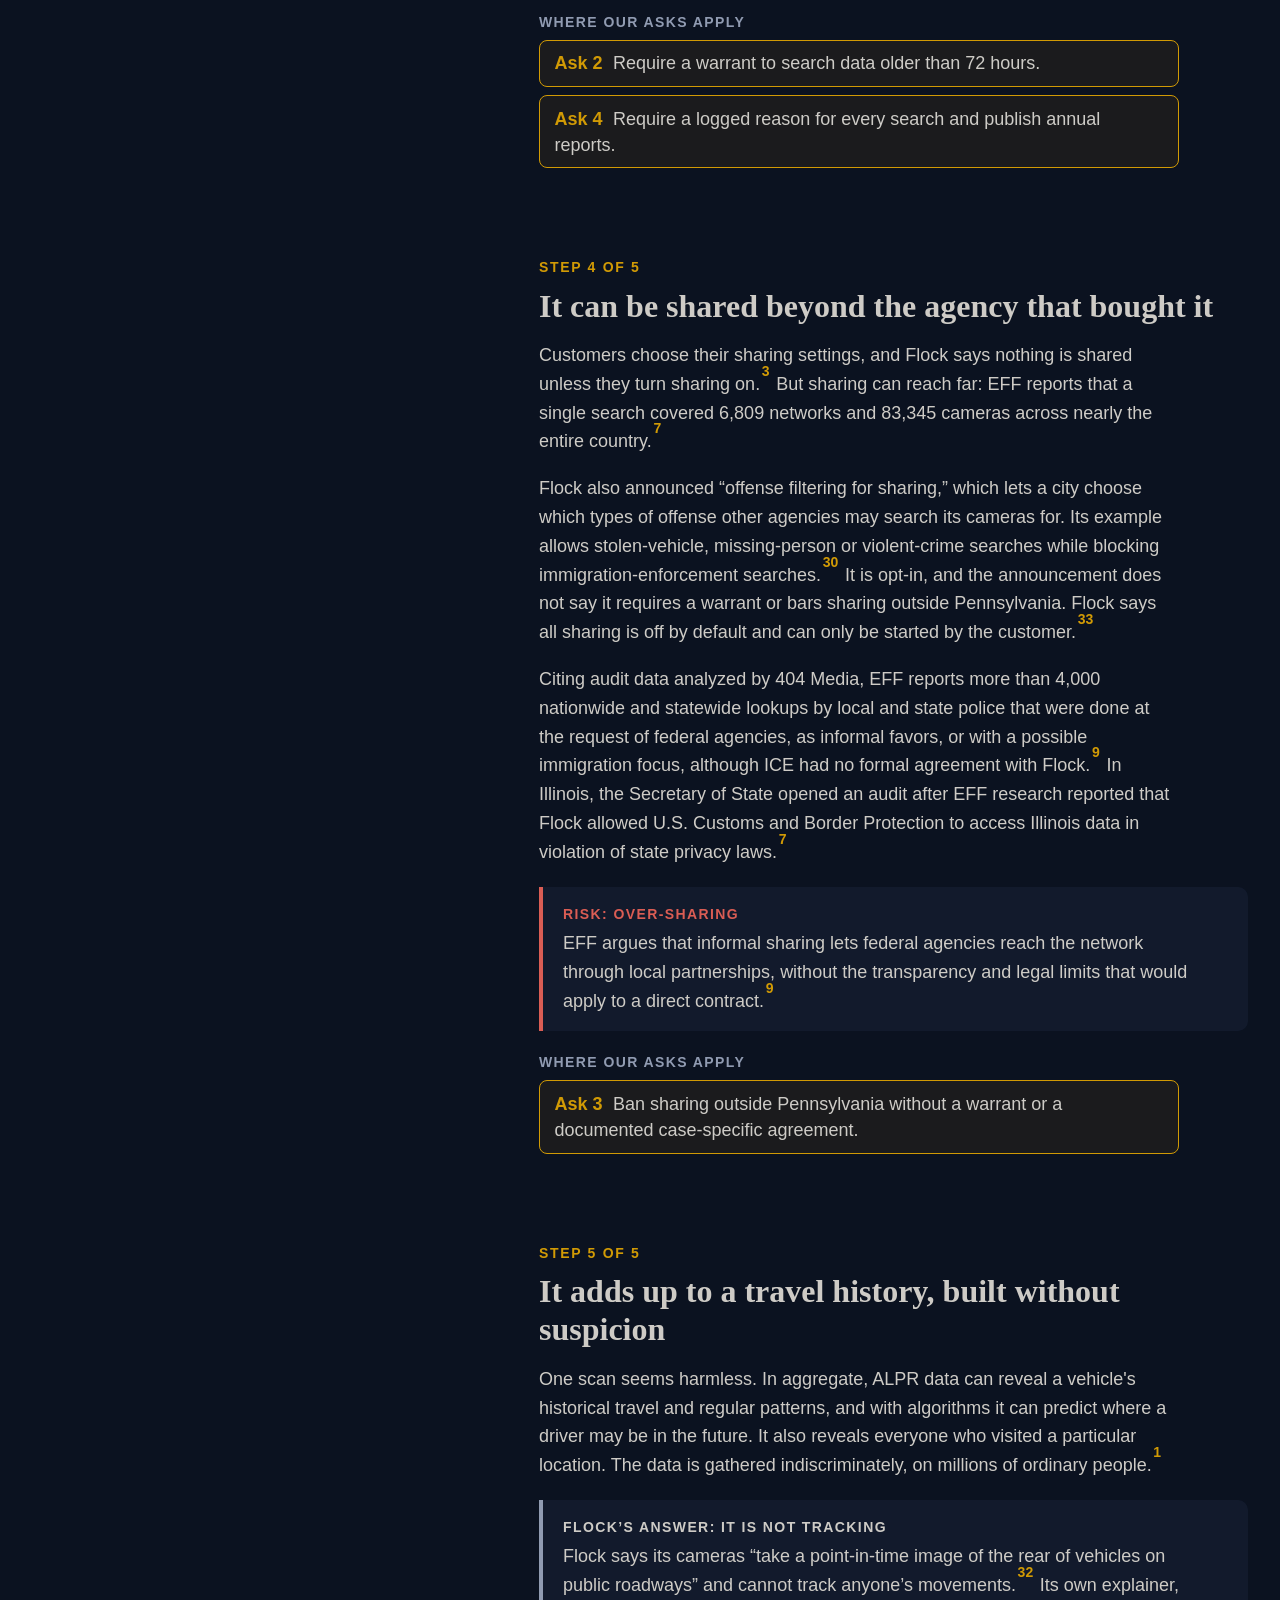
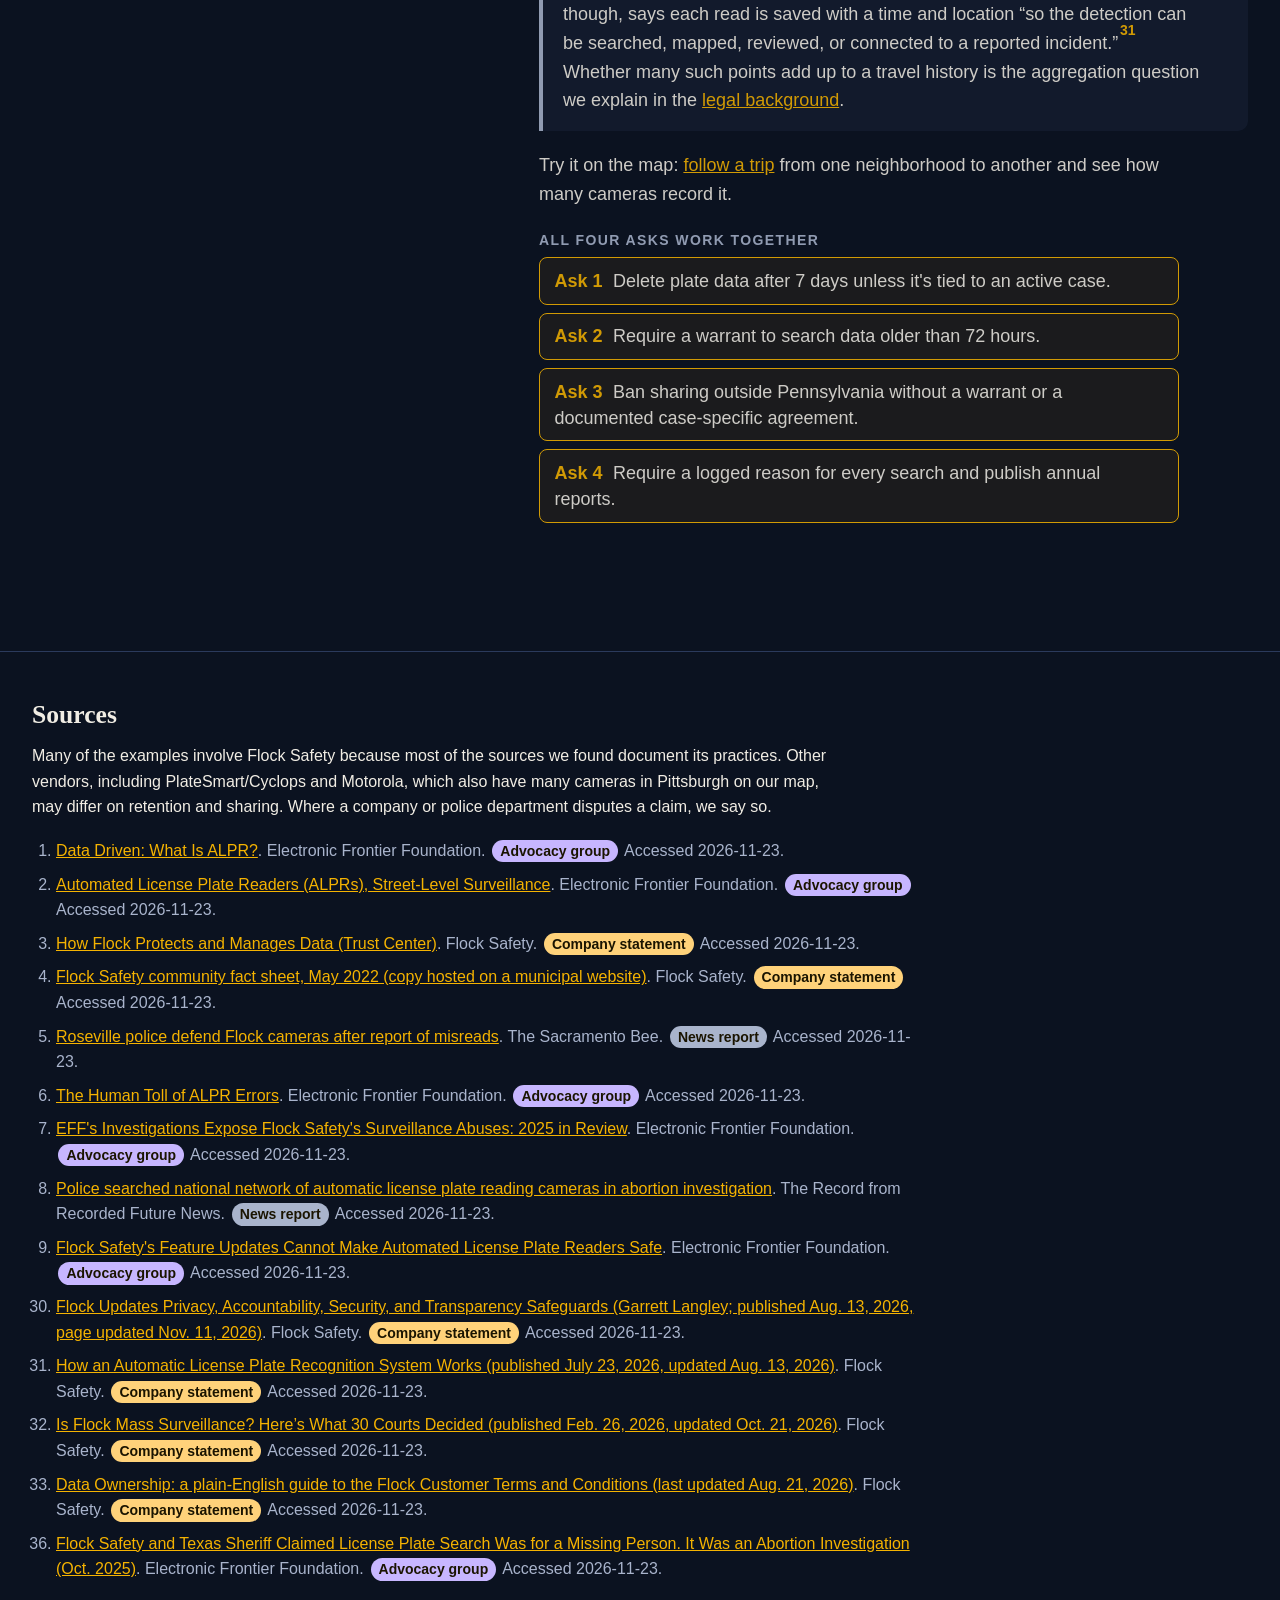
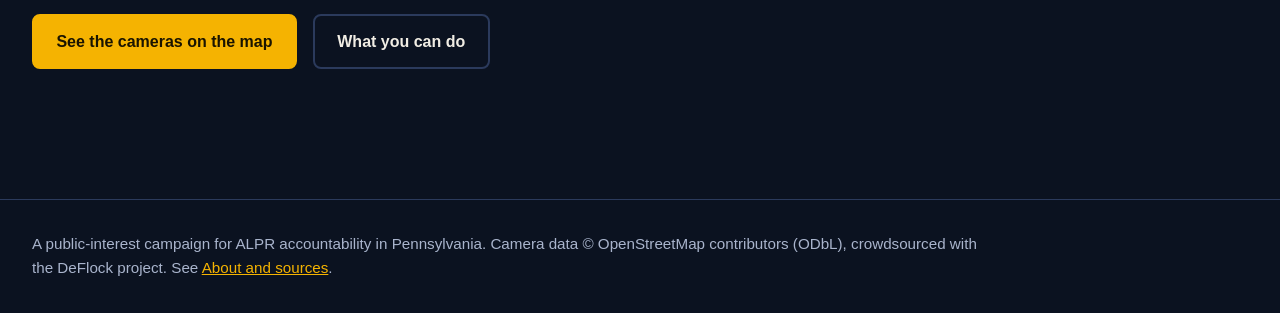
<file: how-it-works.html>
<!DOCTYPE html>
<html lang="en">
<head>
  <meta charset="utf-8">
  <meta name="viewport" content="width=device-width, initial-scale=1">
  <title>How your data moves | Who's Tracking Your Car?</title>
  <link rel="icon" type="image/svg+xml" href="assets/favicon.svg">
  <link rel="stylesheet" href="assets/css/site.css">
  <link rel="stylesheet" href="assets/css/flow.css">
  <link rel="stylesheet" href="assets/css/citations.css">
</head>
<body>
  <a class="skip-link" href="#main">Skip to content</a>
  <div id="site-header"></div>
  <main id="main">
    <header class="container flow-hero">
      <p class="eyebrow">How it works</p>
      <h1>How your data moves</h1>
      <p class="lead">Follow one license plate from the moment a camera sees it. Five steps, the risks at each one, and where our four asks apply.</p>
    </header>

    <div class="container flow" id="flow">
      <div class="flow-diagram">
        <p class="diagram-step" id="diagram-step">Step 1 of 5</p>
        <svg class="diagram" viewBox="0 0 420 600" role="img" aria-labelledby="diagram-title diagram-desc" preserveAspectRatio="xMidYMin meet">
          <title id="diagram-title">How a license plate scan moves through the system</title>
          <desc id="diagram-desc">Five stages from top to bottom: a camera captures the plate; the scan is stored in the vendor's cloud; police search it and hot lists trigger alerts; it can be shared with other agencies and states; together the scans form a travel history. The text beside the diagram describes each stage.</desc>
          <defs>
            <marker id="arrowhead" viewBox="0 0 10 10" refX="8" refY="5" markerWidth="7" markerHeight="7" orient="auto-start-reverse">
              <path d="M0 0 L10 5 L0 10 z" class="arrow-fill"/>
            </marker>
          </defs>

          <g class="link" data-link="1"><line x1="210" y1="98" x2="210" y2="136" marker-end="url(#arrowhead)"/><circle class="packet" cx="210" cy="100" r="5"/></g>
          <g class="link" data-link="2"><line x1="210" y1="218" x2="210" y2="256" marker-end="url(#arrowhead)"/><circle class="packet" cx="210" cy="220" r="5"/></g>
          <g class="link" data-link="3"><line x1="210" y1="338" x2="210" y2="376" marker-end="url(#arrowhead)"/><circle class="packet" cx="210" cy="340" r="5"/></g>
          <g class="link" data-link="4"><line x1="210" y1="458" x2="210" y2="496" marker-end="url(#arrowhead)"/><circle class="packet" cx="210" cy="460" r="5"/></g>

          <g class="node" data-node="1" data-state="todo" transform="translate(30 20)">
            <rect class="node-box" width="360" height="76" rx="14"/>
            <g class="icon" transform="translate(22 20)"><rect x="2" y="10" width="26" height="16" rx="3"/><circle cx="15" cy="18" r="5"/><path d="M28 14h6v8h-6M10 10V6h10v4"/></g>
            <text class="node-title" x="78" y="35">Camera captures the plate</text>
            <text class="node-sub" x="78" y="58">plate, time and place</text>
          </g>
          <g class="node" data-node="2" data-state="todo" transform="translate(30 140)">
            <rect class="node-box" width="360" height="76" rx="14"/>
            <g class="icon" transform="translate(22 20)"><path d="M9 30h19a7 7 0 0 0 1-13.9A9 9 0 0 0 11.500 13 8.500 8.500 0 0 0 9 30z"/></g>
            <text class="node-title" x="78" y="35">Vendor cloud stores it</text>
            <text class="node-sub" x="78" y="58">kept for days or weeks</text>
          </g>
          <g class="node" data-node="3" data-state="todo" transform="translate(30 260)">
            <rect class="node-box" width="360" height="76" rx="14"/>
            <g class="icon" transform="translate(22 20)"><ellipse cx="18" cy="8" rx="12" ry="5"/><path d="M6 8v18c0 2.800 5.400 5 12 5s12-2.200 12-5V8M6 17c0 2.800 5.400 5 12 5s12-2.200 12-5"/></g>
            <text class="node-title" x="78" y="35">Police search and alerts</text>
            <text class="node-sub" x="78" y="58">hot lists and stored scans</text>
          </g>
          <g class="node" data-node="4" data-state="todo" transform="translate(30 380)">
            <rect class="node-box" width="360" height="76" rx="14"/>
            <g class="icon" transform="translate(22 20)"><rect x="1" y="1" width="12" height="12" rx="2"/><rect x="23" y="1" width="12" height="12" rx="2"/><rect x="12" y="23" width="12" height="12" rx="2"/><path d="M13 7h10M7 13l6 10M29 13l-6 10"/></g>
            <text class="node-title" x="78" y="35">Shared with others</text>
            <text class="node-sub" x="78" y="58">other agencies and states</text>
          </g>
          <g class="node" data-node="5" data-state="todo" transform="translate(30 500)">
            <rect class="node-box" width="360" height="76" rx="14"/>
            <g class="icon" transform="translate(22 20)"><path class="dashed" d="M3 31l9-8 8 4 9-12"/><circle cx="29" cy="12" r="6"/><circle cx="29" cy="12" r="2" class="dot"/></g>
            <text class="node-title" x="78" y="35">A travel history</text>
            <text class="node-sub" x="78" y="58">built without suspicion</text>
          </g>
        </svg>
      </div>

      <div class="flow-steps">
        <section class="step" data-step="1" aria-labelledby="step-1-title">
          <p class="step-kicker">Step 1 of 5</p>
          <h2 id="step-1-title">A camera photographs every plate that passes</h2>
          <p>Automated license plate readers (ALPRs) are cameras mounted on poles, overpasses and patrol cars. They automatically capture every license plate that comes into view, along with the location, date and time.<sup class="fn"><a href="#src-1">1</a></sup> Software reads the plate's characters from the image, and the photograph of the vehicle is kept too.<sup class="fn"><a href="#src-1">1</a>, <a href="#src-5">5</a></sup></p>
          <p>One major vendor, Flock Safety, says its cameras collect plate images, vehicle characteristics, date and time stamps and a camera location, and that they collect no biometrics and use no facial recognition.<sup class="fn"><a href="#src-3">3</a></sup></p>
          <div class="callout risk">
            <strong>Risk: misreads</strong>
            <p>The software can read a character wrong, such as a 3 for a 7 or an H for an M.<sup class="fn"><a href="#src-6">6</a></sup> In Roseville, California, police found that 1,011 of 1,427 alerts for stolen or felony-linked vehicles in 2023 and 2024 (71%) involved a misread. The police say none led to a stop or arrest, and Flock says that figure covers only those alerts, not all plate reads.<sup class="fn"><a href="#src-5">5</a></sup></p>
          </div>
          <p class="ask-note"><span class="ask-label">What our proposal keeps</span> Cameras and real-time alerts for stolen and wanted cars stay. The four asks change what happens to the data afterwards.</p>
        </section>

        <section class="step" data-step="2" aria-labelledby="step-2-title">
          <p class="step-kicker">Step 2 of 5</p>
          <h2 id="step-2-title">The scan is uploaded, stored and indexed</h2>
          <p>Each read is uploaded to a central server.<sup class="fn"><a href="#src-1">1</a></sup> Flock says its data is encrypted on the device, in transit and when stored, and a 2022 Flock fact sheet describes storing it in the cloud.<sup class="fn"><a href="#src-3">3</a>, <a href="#src-4">4</a></sup></p>
          <p>How long it stays is a local choice, and Flock&rsquo;s position has changed. In an announcement published August 13, 2026, Flock said it was updating its recommendation and default retention period to 7 days. Existing customers keep their current periods, and every community still chooses its own.<sup class="fn"><a href="#src-30">30</a></sup> Its trust page also says each customer sets its own period,<sup class="fn"><a href="#src-3">3</a></sup> and its 2022 fact sheet described a 30-day default.<sup class="fn"><a href="#src-4">4</a></sup> Flock&rsquo;s own pages are not fully consistent: one explainer says data is deleted after 7 days by default,<sup class="fn"><a href="#src-31">31</a></sup> while another, updated in October 2026, still describes a 30-day default.<sup class="fn"><a href="#src-32">32</a></sup></p>
          <div class="callout risk">
            <strong>Risk: long retention</strong>
            <p>Kept over time, scans stop being isolated sightings. They can show every time a plate passed a location, which lets someone infer where the driver likely lives or works.<sup class="fn"><a href="#src-1">1</a></sup></p>
          </div>
          <div class="callout answer">
            <strong>Flock&rsquo;s answer: Evidence Mode</strong>
            <p>Flock says detectives will be able to preserve specific data for an active investigation in cold storage, so everything else can be deleted sooner. It says its analysis shows that over 90% of searches without a full plate are done within a week. Evidence Mode was announced as rolling out &ldquo;in the coming weeks,&rdquo; and Flock says customers who adopt the 7-day recommendation get it at no cost.<sup class="fn"><a href="#src-30">30</a></sup></p>
            <p>That 90% figure is Flock&rsquo;s own analysis, which we could not check, and it leaves out searches by full plate.<sup class="fn"><a href="#src-30">30</a></sup> A 7-day default is a company setting that can change, it leaves existing customers&rsquo; periods as they are, and it covers only one vendor. It is not a law. Our first ask has the same exception for an active case, and would write it into law, including who decides what counts as one.</p>
          </div>
          <div class="ask-line"><span class="ask-label">Where our asks apply</span>
            <a class="ask-chip" data-ask="1" href="index.html#ask-1"><strong>Ask 1</strong> <span class="ask-text"></span></a>
          </div>
        </section>

        <section class="step" data-step="3" aria-labelledby="step-3-title">
          <p class="step-kicker">Step 3 of 5</p>
          <h2 id="step-3-title">Officers search it, and hot lists trigger alerts</h2>
          <p>Agencies load hot lists of the plates they are looking for, such as stolen vehicles or vehicles tied to warrants. When a camera reads a plate on the list, the system alerts the officer or agency.<sup class="fn"><a href="#src-1">1</a></sup> Hot lists can also include low-level misdemeanors and traffic offenses.<sup class="fn"><a href="#src-2">2</a></sup></p>
          <p>Officers can also search the stored scans. Flock says every search is tied to a user and logged, and that each search needs a public-safety reason that is recorded with it.<sup class="fn"><a href="#src-3">3</a></sup></p>
          <p>Flock announced that it will require case codes for all law-enforcement searches by the end of 2026, with a bypass in emergencies; each emergency search will be flagged for administrator review. It also said all law-enforcement customers must use Audit Assistance, which flags abnormal activity for review, by the same date.<sup class="fn"><a href="#src-30">30</a></sup> These are announced company policies, not legal requirements.</p>
          <div class="callout risk">
            <strong>Risk: a wrong match</strong>
            <p>In Aurora, Colorado, in August 2020, an ALPR flagged Brittney Gilliam's SUV as a stolen vehicle. The stolen vehicle was a motorcycle with Montana plates; hers had Colorado plates. Police detained her family at gunpoint and handcuffed them, including the children, and the city later settled her lawsuit for $1.9 million.<sup class="fn"><a href="#src-6">6</a></sup></p>
          </div>
          <div class="callout risk">
            <strong>Risk: searches with little oversight</strong>
            <p>EFF reported that a Johnson County official ran a search with the note "had an abortion, search for female" that covered 6,809 networks and 83,345 cameras.<sup class="fn"><a href="#src-7">7</a></sup> The Texas county's sheriff and Flock said the woman was being checked on because her family feared for her safety.<sup class="fn"><a href="#src-8">8</a></sup> EFF later obtained a sworn affidavit by the lead detective describing a death investigation; the accounts differ, and we make no claim about intent.<sup class="fn"><a href="#src-36">36</a></sup> EFF also reports that agencies sometimes used vague wording in the reason field for searches tied to protests.<sup class="fn"><a href="#src-7">7</a></sup></p>
          </div>
          <div class="ask-line"><span class="ask-label">Where our asks apply</span>
            <a class="ask-chip" data-ask="2" href="index.html#ask-2"><strong>Ask 2</strong> <span class="ask-text"></span></a>
            <a class="ask-chip" data-ask="4" href="index.html#ask-4"><strong>Ask 4</strong> <span class="ask-text"></span></a>
          </div>
        </section>

        <section class="step" data-step="4" aria-labelledby="step-4-title">
          <p class="step-kicker">Step 4 of 5</p>
          <h2 id="step-4-title">It can be shared beyond the agency that bought it</h2>
          <p>Customers choose their sharing settings, and Flock says nothing is shared unless they turn sharing on.<sup class="fn"><a href="#src-3">3</a></sup> But sharing can reach far: EFF reports that a single search covered 6,809 networks and 83,345 cameras across nearly the entire country.<sup class="fn"><a href="#src-7">7</a></sup></p>
          <p>Flock also announced &ldquo;offense filtering for sharing,&rdquo; which lets a city choose which types of offense other agencies may search its cameras for. Its example allows stolen-vehicle, missing-person or violent-crime searches while blocking immigration-enforcement searches.<sup class="fn"><a href="#src-30">30</a></sup> It is opt-in, and the announcement does not say it requires a warrant or bars sharing outside Pennsylvania. Flock says all sharing is off by default and can only be started by the customer.<sup class="fn"><a href="#src-33">33</a></sup></p>
          <p>Citing audit data analyzed by 404 Media, EFF reports more than 4,000 nationwide and statewide lookups by local and state police that were done at the request of federal agencies, as informal favors, or with a possible immigration focus, although ICE had no formal agreement with Flock.<sup class="fn"><a href="#src-9">9</a></sup> In Illinois, the Secretary of State opened an audit after EFF research reported that Flock allowed U.S. Customs and Border Protection to access Illinois data in violation of state privacy laws.<sup class="fn"><a href="#src-7">7</a></sup></p>
          <div class="callout risk">
            <strong>Risk: over-sharing</strong>
            <p>EFF argues that informal sharing lets federal agencies reach the network through local partnerships, without the transparency and legal limits that would apply to a direct contract.<sup class="fn"><a href="#src-9">9</a></sup></p>
          </div>
          <div class="ask-line"><span class="ask-label">Where our asks apply</span>
            <a class="ask-chip" data-ask="3" href="index.html#ask-3"><strong>Ask 3</strong> <span class="ask-text"></span></a>
          </div>
        </section>

        <section class="step" data-step="5" aria-labelledby="step-5-title">
          <p class="step-kicker">Step 5 of 5</p>
          <h2 id="step-5-title">It adds up to a travel history, built without suspicion</h2>
          <p>One scan seems harmless. In aggregate, ALPR data can reveal a vehicle's historical travel and regular patterns, and with algorithms it can predict where a driver may be in the future. It also reveals everyone who visited a particular location. The data is gathered indiscriminately, on millions of ordinary people.<sup class="fn"><a href="#src-1">1</a></sup></p>
          <div class="callout answer">
            <strong>Flock&rsquo;s answer: it is not tracking</strong>
            <p>Flock says its cameras &ldquo;take a point-in-time image of the rear of vehicles on public roadways&rdquo; and cannot track anyone&rsquo;s movements.<sup class="fn"><a href="#src-32">32</a></sup> Its own explainer, though, says each read is saved with a time and location &ldquo;so the detection can be searched, mapped, reviewed, or connected to a reported incident.&rdquo;<sup class="fn"><a href="#src-31">31</a></sup> Whether many such points add up to a travel history is the aggregation question we explain in the <a href="about.html#legal">legal background</a>.</p>
          </div>
          <p>Try it on the map: <a href="map.html">follow a trip</a> from one neighborhood to another and see how many cameras record it.</p>
          <div class="ask-line"><span class="ask-label">All four asks work together</span>
            <a class="ask-chip" data-ask="1" href="index.html#ask-1"><strong>Ask 1</strong> <span class="ask-text"></span></a>
            <a class="ask-chip" data-ask="2" href="index.html#ask-2"><strong>Ask 2</strong> <span class="ask-text"></span></a>
            <a class="ask-chip" data-ask="3" href="index.html#ask-3"><strong>Ask 3</strong> <span class="ask-text"></span></a>
            <a class="ask-chip" data-ask="4" href="index.html#ask-4"><strong>Ask 4</strong> <span class="ask-text"></span></a>
          </div>
        </section>
      </div>
    </div>

    <section class="container sources" id="sources" aria-labelledby="sources-title">
      <h2 id="sources-title">Sources</h2>
      <p class="note">Many of the examples involve Flock Safety because most of the sources we found document its practices. Other vendors, including PlateSmart/Cyclops and Motorola, which also have many cameras in Pittsburgh on our map, may differ on retention and sharing. Where a company or police department disputes a claim, we say so.</p>
      <ol id="sources-list" class="sources-list" data-source-ids="1,2,3,4,5,6,7,8,9,30,31,32,33,36"></ol>
      <p class="cta-row"><a class="btn" href="map.html">See the cameras on the map</a> <a class="btn btn-secondary" href="take-action.html">What you can do</a></p>
    </section>
  </main>
  <div id="site-footer"></div>
  <script type="module">
    import { renderLayout } from './assets/js/layout.js';
    import { initFlow } from './assets/js/flow.js';
    renderLayout(document);
    initFlow();
  </script>
</body>
</html>
</file>
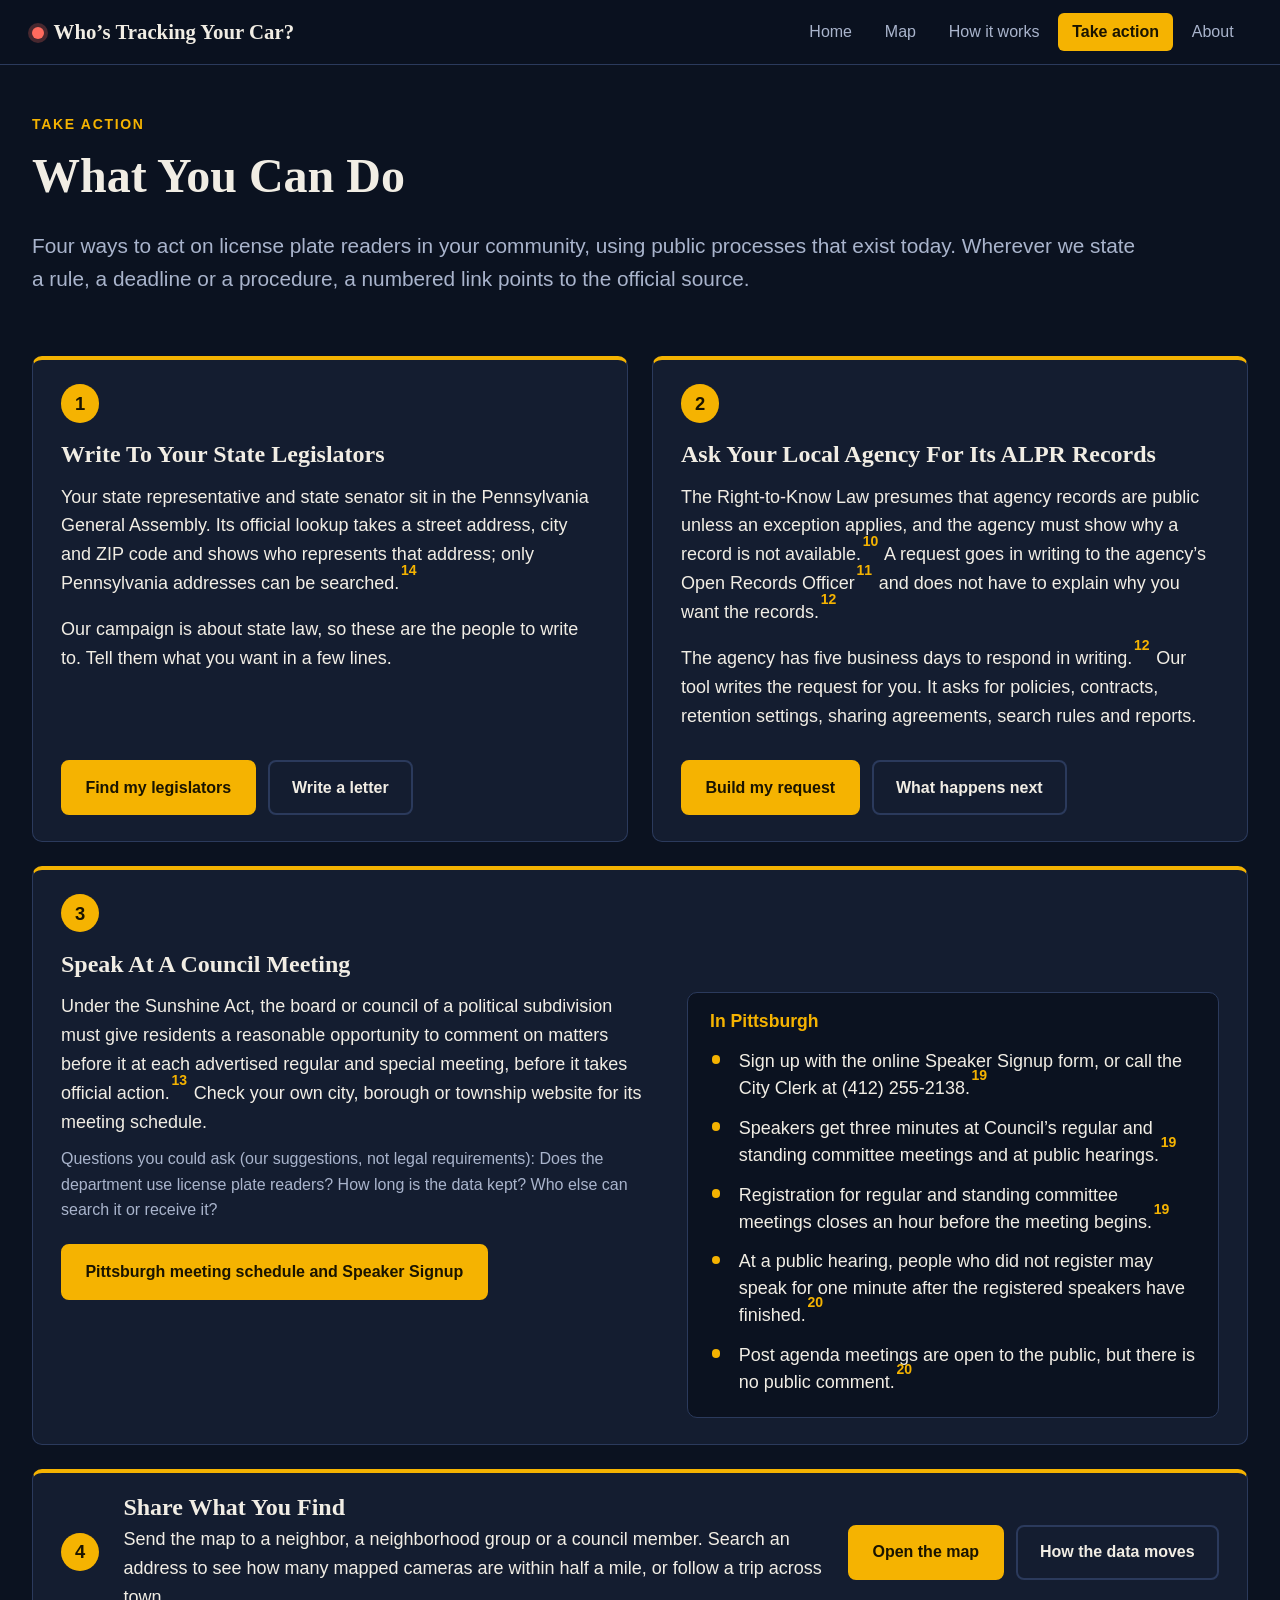
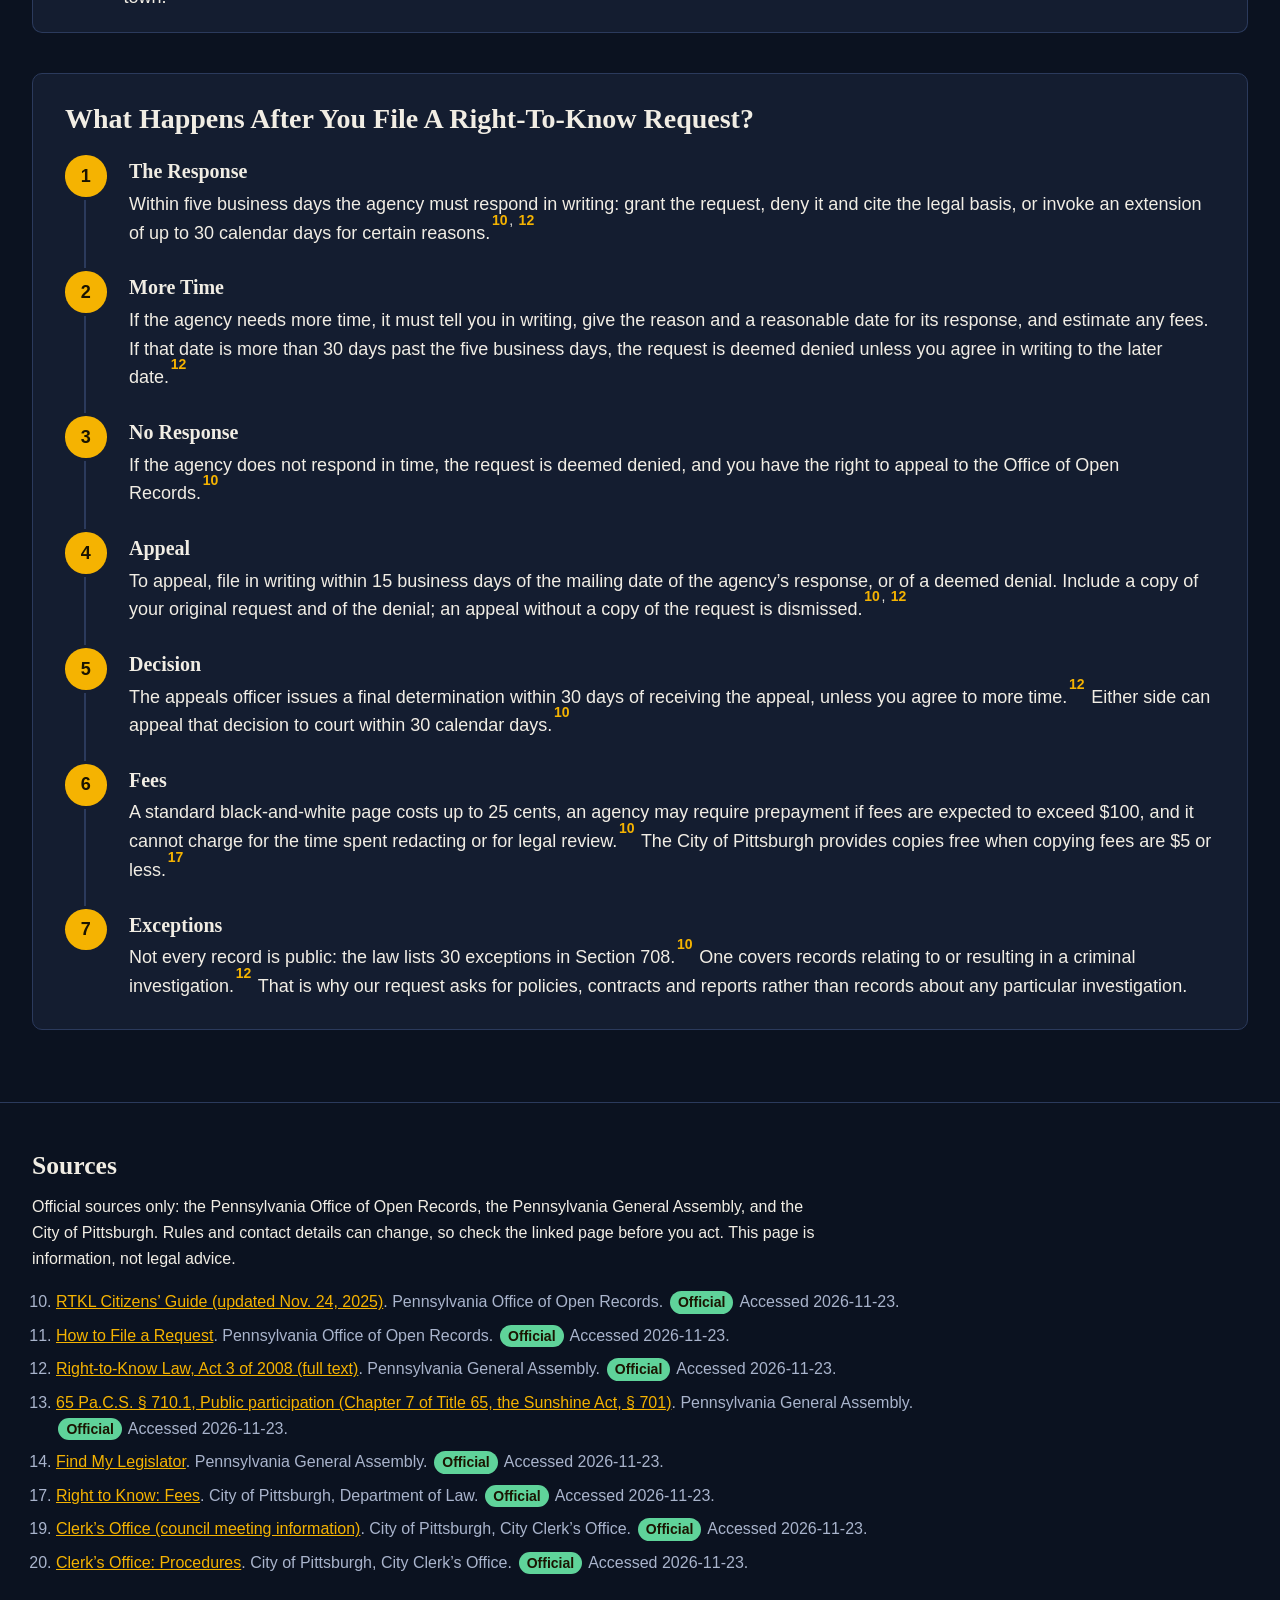
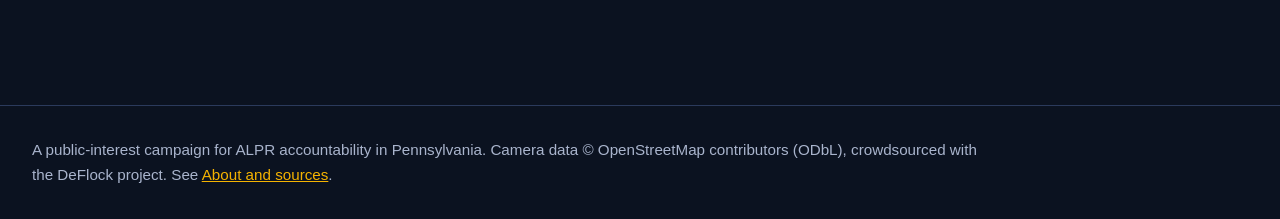
<file: take-action.html>
<!DOCTYPE html>
<html lang="en">
<head>
  <meta charset="utf-8">
  <meta name="viewport" content="width=device-width, initial-scale=1">
  <title>Take action | Who's Tracking Your Car?</title>
  <link rel="icon" type="image/svg+xml" href="assets/favicon.svg">
  <link rel="stylesheet" href="assets/css/site.css">
  <link rel="stylesheet" href="assets/css/actions.css">
  <link rel="stylesheet" href="assets/css/citations.css">
</head>
<body>
  <a class="skip-link" href="#main">Skip to content</a>
  <div id="site-header"></div>
  <main id="main">
    <header class="container action-hero">
      <p class="eyebrow">Take action</p>
      <h1>What You Can Do</h1>
      <p class="lead">Four ways to act on license plate readers in your community, using public processes that exist today. Wherever we state a rule, a deadline or a procedure, a numbered link points to the official source.</p>
    </header>

    <div class="container">
      <div class="action-grid">
        <section class="card action-card" id="act-legislators" aria-labelledby="act-legislators-title">
          <p class="action-num" aria-hidden="true">1</p>
          <h2 id="act-legislators-title">Write To Your State Legislators</h2>
          <p>Your state representative and state senator sit in the Pennsylvania General Assembly. Its official lookup takes a street address, city and ZIP code and shows who represents that address; only Pennsylvania addresses can be searched.<sup class="fn"><a href="#src-14">14</a></sup></p>
          <p>Our campaign is about state law, so these are the people to write to. Tell them what you want in a few lines.</p>
          <div class="btn-row">
            <a class="btn" href="tools/find-your-rep.html">Find my legislators</a>
            <a class="btn btn-secondary" href="tools/letter.html">Write a letter</a>
          </div>
        </section>

        <section class="card action-card" id="act-rtk" aria-labelledby="act-rtk-title">
          <p class="action-num" aria-hidden="true">2</p>
          <h2 id="act-rtk-title">Ask Your Local Agency For Its ALPR Records</h2>
          <p>The Right-to-Know Law presumes that agency records are public unless an exception applies, and the agency must show why a record is not available.<sup class="fn"><a href="#src-10">10</a></sup> A request goes in writing to the agency&rsquo;s Open Records Officer<sup class="fn"><a href="#src-11">11</a></sup> and does not have to explain why you want the records.<sup class="fn"><a href="#src-12">12</a></sup></p>
          <p>The agency has five business days to respond in writing.<sup class="fn"><a href="#src-12">12</a></sup> Our tool writes the request for you. It asks for policies, contracts, retention settings, sharing agreements, search rules and reports.</p>
          <div class="btn-row">
            <a class="btn" href="tools/rtk.html">Build my request</a>
            <a class="btn btn-secondary" href="#after-filing">What happens next</a>
          </div>
        </section>

        <section class="card action-card action-wide" id="act-council" aria-labelledby="act-council-title">
          <p class="action-num" aria-hidden="true">3</p>
          <h2 id="act-council-title">Speak At A Council Meeting</h2>
          <div class="action-cols">
            <div class="action-col">
              <p>Under the Sunshine Act, the board or council of a political subdivision must give residents a reasonable opportunity to comment on matters before it at each advertised regular and special meeting, before it takes official action.<sup class="fn"><a href="#src-13">13</a></sup> Check your own city, borough or township website for its meeting schedule.</p>
              <p class="suggest">Questions you could ask (our suggestions, not legal requirements): Does the department use license plate readers? How long is the data kept? Who else can search it or receive it?</p>
              <div class="btn-row">
                <a class="btn" href="https://www.pittsburghpa.gov/City-Government/The-City-Council/Clerks-Office/Council-Meeting-Schedule" target="_blank" rel="noopener">Pittsburgh meeting schedule and Speaker Signup</a>
              </div>
            </div>
            <div class="action-col action-side">
              <h3>In Pittsburgh</h3>
              <ul class="check-list">
                <li>Sign up with the online Speaker Signup form, or call the City Clerk at (412) 255-2138.<sup class="fn"><a href="#src-19">19</a></sup></li>
                <li>Speakers get three minutes at Council&rsquo;s regular and standing committee meetings and at public hearings.<sup class="fn"><a href="#src-19">19</a></sup></li>
                <li>Registration for regular and standing committee meetings closes an hour before the meeting begins.<sup class="fn"><a href="#src-19">19</a></sup></li>
                <li>At a public hearing, people who did not register may speak for one minute after the registered speakers have finished.<sup class="fn"><a href="#src-20">20</a></sup></li>
                <li>Post agenda meetings are open to the public, but there is no public comment.<sup class="fn"><a href="#src-20">20</a></sup></li>
              </ul>
            </div>
          </div>
        </section>

        <section class="card action-card action-wide action-banner" id="act-share" aria-labelledby="act-share-title">
          <p class="action-num" aria-hidden="true">4</p>
          <div class="banner-text">
            <h2 id="act-share-title">Share What You Find</h2>
            <p>Send the map to a neighbor, a neighborhood group or a council member. Search an address to see how many mapped cameras are within half a mile, or follow a trip across town.</p>
          </div>
          <div class="btn-row">
            <a class="btn" href="map.html">Open the map</a>
            <a class="btn btn-secondary" href="how-it-works.html">How the data moves</a>
          </div>
        </section>
      </div>

      <section class="card timeline-card" id="after-filing" aria-labelledby="after-filing-title">
        <h2 id="after-filing-title">What Happens After You File A Right-To-Know Request?</h2>
        <ol class="timeline">
          <li><strong class="tl-label">The Response</strong>Within five business days the agency must respond in writing: grant the request, deny it and cite the legal basis, or invoke an extension of up to 30 calendar days for certain reasons.<sup class="fn"><a href="#src-10">10</a>, <a href="#src-12">12</a></sup></li>
          <li><strong class="tl-label">More Time</strong>If the agency needs more time, it must tell you in writing, give the reason and a reasonable date for its response, and estimate any fees. If that date is more than 30 days past the five business days, the request is deemed denied unless you agree in writing to the later date.<sup class="fn"><a href="#src-12">12</a></sup></li>
          <li><strong class="tl-label">No Response</strong>If the agency does not respond in time, the request is deemed denied, and you have the right to appeal to the Office of Open Records.<sup class="fn"><a href="#src-10">10</a></sup></li>
          <li><strong class="tl-label">Appeal</strong>To appeal, file in writing within 15 business days of the mailing date of the agency&rsquo;s response, or of a deemed denial. Include a copy of your original request and of the denial; an appeal without a copy of the request is dismissed.<sup class="fn"><a href="#src-10">10</a>, <a href="#src-12">12</a></sup></li>
          <li><strong class="tl-label">Decision</strong>The appeals officer issues a final determination within 30 days of receiving the appeal, unless you agree to more time.<sup class="fn"><a href="#src-12">12</a></sup> Either side can appeal that decision to court within 30 calendar days.<sup class="fn"><a href="#src-10">10</a></sup></li>
          <li><strong class="tl-label">Fees</strong>A standard black-and-white page costs up to 25 cents, an agency may require prepayment if fees are expected to exceed $100, and it cannot charge for the time spent redacting or for legal review.<sup class="fn"><a href="#src-10">10</a></sup> The City of Pittsburgh provides copies free when copying fees are $5 or less.<sup class="fn"><a href="#src-17">17</a></sup></li>
          <li><strong class="tl-label">Exceptions</strong>Not every record is public: the law lists 30 exceptions in Section 708.<sup class="fn"><a href="#src-10">10</a></sup> One covers records relating to or resulting in a criminal investigation.<sup class="fn"><a href="#src-12">12</a></sup> That is why our request asks for policies, contracts and reports rather than records about any particular investigation.</li>
        </ol>
      </section>
    </div>

    <section class="container sources" id="sources" aria-labelledby="sources-title">
      <h2 id="sources-title">Sources</h2>
      <p class="note">Official sources only: the Pennsylvania Office of Open Records, the Pennsylvania General Assembly, and the City of Pittsburgh. Rules and contact details can change, so check the linked page before you act. This page is information, not legal advice.</p>
      <ol id="sources-list" class="sources-list" data-source-ids="10,11,12,13,14,17,19,20"></ol>
    </section>
  </main>
  <div id="site-footer"></div>
  <script type="module">
    import { renderLayout } from './assets/js/layout.js';
    import { renderActionSources } from './assets/js/sourcesList.js';
    renderLayout(document);
    renderActionSources();
  </script>
</body>
</html>
</file>
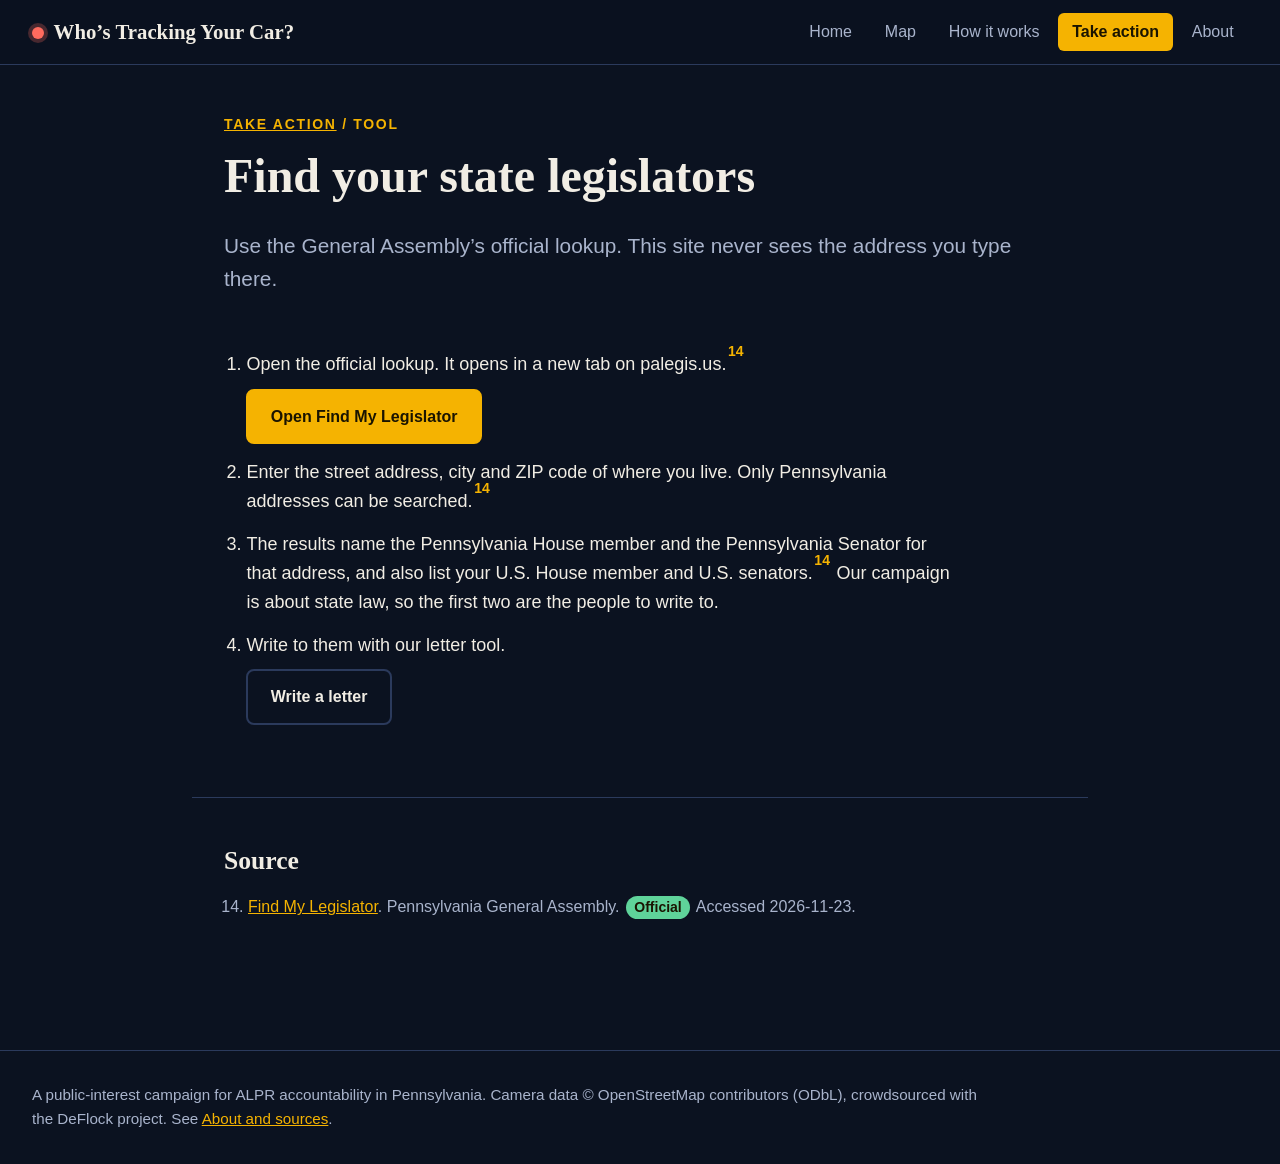
<file: tools/find-your-rep.html>
<!DOCTYPE html>
<html lang="en">
<head>
  <meta charset="utf-8">
  <meta name="viewport" content="width=device-width, initial-scale=1">
  <title>Find your state legislators | Who's Tracking Your Car?</title>
  <link rel="icon" type="image/svg+xml" href="../assets/favicon.svg">
  <link rel="stylesheet" href="../assets/css/site.css">
  <link rel="stylesheet" href="../assets/css/actions.css">
  <link rel="stylesheet" href="../assets/css/citations.css">
</head>
<body>
  <a class="skip-link" href="#main">Skip to content</a>
  <div id="site-header"></div>
  <main id="main">
    <header class="container action-hero page-narrow">
      <p class="eyebrow"><a href="../take-action.html">Take action</a> / Tool</p>
      <h1>Find your state legislators</h1>
      <p class="lead">Use the General Assembly&rsquo;s official lookup. This site never sees the address you type there.</p>
    </header>

    <div class="container page-narrow">
      <ol class="steps-list">
        <li>Open the official lookup. It opens in a new tab on palegis.us.<sup class="fn"><a href="#src-14">14</a></sup>
          <div class="btn-row" style="margin-top:0.6rem"><a class="btn" href="https://www.palegis.us/find-my-legislator" target="_blank" rel="noopener">Open Find My Legislator</a></div></li>
        <li>Enter the street address, city and ZIP code of where you live. Only Pennsylvania addresses can be searched.<sup class="fn"><a href="#src-14">14</a></sup></li>
        <li>The results name the Pennsylvania House member and the Pennsylvania Senator for that address, and also list your U.S. House member and U.S. senators.<sup class="fn"><a href="#src-14">14</a></sup> Our campaign is about state law, so the first two are the people to write to.</li>
        <li>Write to them with our letter tool.
          <div class="btn-row" style="margin-top:0.6rem"><a class="btn btn-secondary" href="letter.html">Write a letter</a></div></li>
      </ol>
    </div>

    <section class="container page-narrow sources" id="sources" aria-labelledby="sources-title">
      <h2 id="sources-title">Source</h2>
      <ol id="sources-list" class="sources-list" data-source-ids="14"></ol>
    </section>
  </main>
  <div id="site-footer"></div>
  <script type="module">
    import { renderLayout } from '../assets/js/layout.js';
    import { renderActionSources } from '../assets/js/sourcesList.js';
    renderLayout(document, '/take-action.html', '../');
    renderActionSources();
  </script>
</body>
</html>
</file>
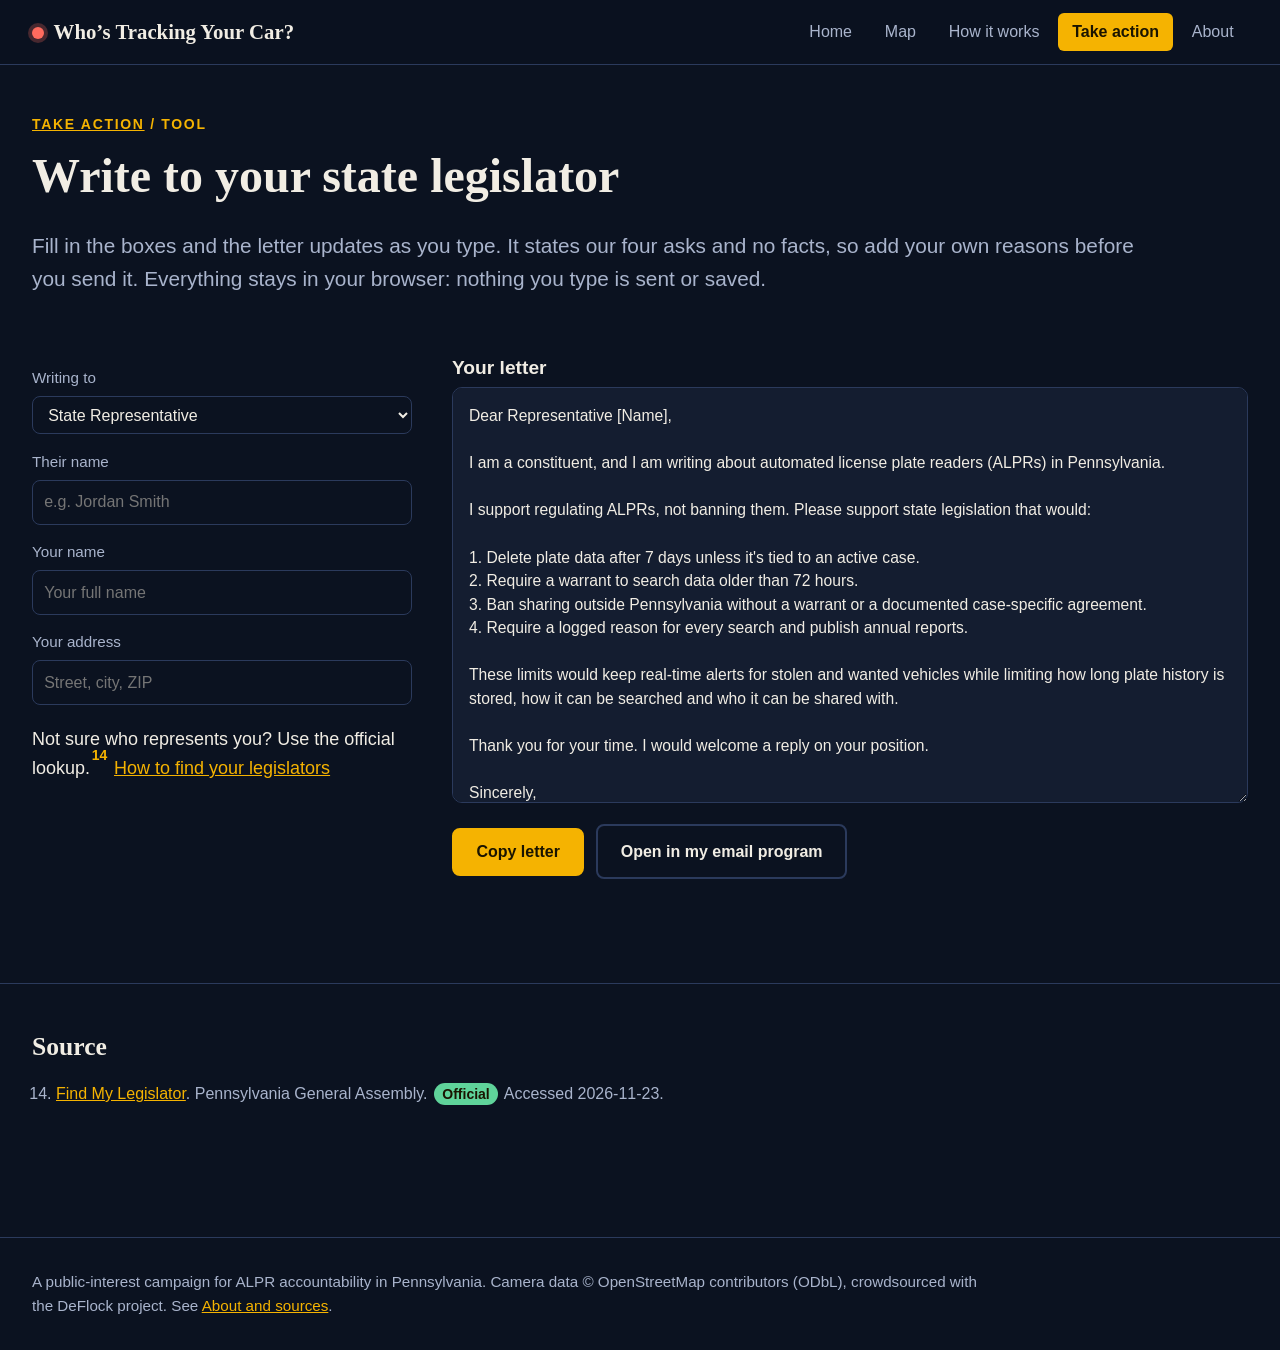
<file: tools/letter.html>
<!DOCTYPE html>
<html lang="en">
<head>
  <meta charset="utf-8">
  <meta name="viewport" content="width=device-width, initial-scale=1">
  <title>Letter generator | Who's Tracking Your Car?</title>
  <link rel="icon" type="image/svg+xml" href="../assets/favicon.svg">
  <link rel="stylesheet" href="../assets/css/site.css">
  <link rel="stylesheet" href="../assets/css/actions.css">
  <link rel="stylesheet" href="../assets/css/citations.css">
</head>
<body>
  <a class="skip-link" href="#main">Skip to content</a>
  <div id="site-header"></div>
  <main id="main">
    <header class="container action-hero">
      <p class="eyebrow"><a href="../take-action.html">Take action</a> / Tool</p>
      <h1>Write to your state legislator</h1>
      <p class="lead">Fill in the boxes and the letter updates as you type. It states our four asks and no facts, so add your own reasons before you send it. Everything stays in your browser: nothing you type is sent or saved.</p>
    </header>

    <div class="container">
      <div class="tool-layout">
        <form id="tool-form" class="tool-form" autocomplete="off">
          <label for="l-title">Writing to</label>
          <select id="l-title">
            <option value="Representative">State Representative</option>
            <option value="Senator">State Senator</option>
          </select>
          <label for="l-recipient">Their name</label>
          <input id="l-recipient" type="text" placeholder="e.g. Jordan Smith">
          <label for="l-name">Your name</label>
          <input id="l-name" type="text" placeholder="Your full name">
          <label for="l-address">Your address</label>
          <input id="l-address" type="text" placeholder="Street, city, ZIP">
          <p class="note" style="margin-top:0.9rem">Not sure who represents you? Use the official lookup.<sup class="fn"><a href="#src-14">14</a></sup> <a href="find-your-rep.html">How to find your legislators</a></p>
        </form>

        <div class="preview-box">
          <h2 id="preview-title">Your letter</h2>
          <textarea id="preview" class="preview" readonly aria-labelledby="preview-title"></textarea>
          <div class="tool-actions">
            <button type="button" class="btn" id="copy-btn">Copy letter</button>
            <a class="btn btn-secondary" id="mail-link" href="mailto:">Open in my email program</a>
          </div>
          <p class="tool-status" id="tool-status" aria-live="polite"></p>
        </div>
      </div>
    </div>

    <section class="container sources" id="sources" aria-labelledby="sources-title">
      <h2 id="sources-title">Source</h2>
      <ol id="sources-list" class="sources-list" data-source-ids="14"></ol>
    </section>
  </main>
  <div id="site-footer"></div>
  <script type="module">
    import { renderLayout } from '../assets/js/layout.js';
    import { renderActionSources } from '../assets/js/sourcesList.js';
    import { initLetterTool } from '../assets/js/toolsUi.js';
    renderLayout(document, '/take-action.html', '../');
    renderActionSources();
    initLetterTool();
  </script>
</body>
</html>
</file>
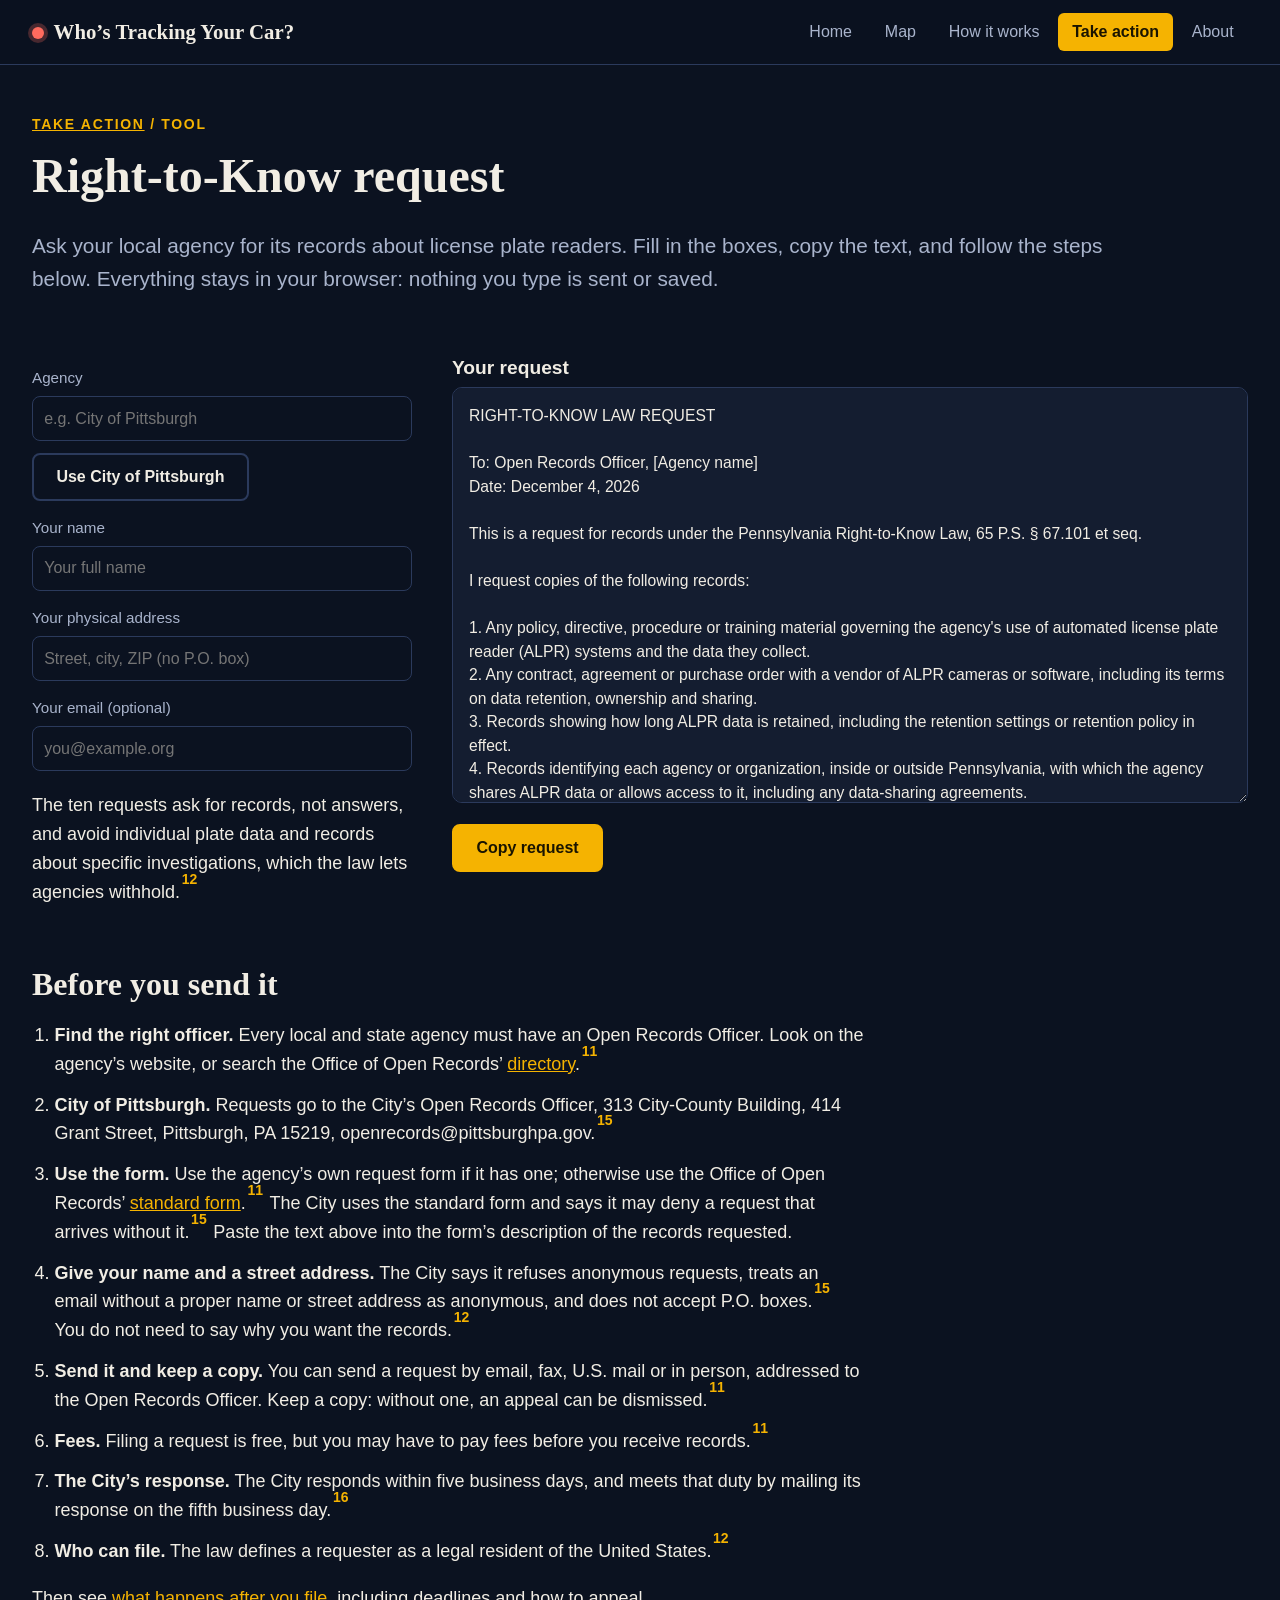
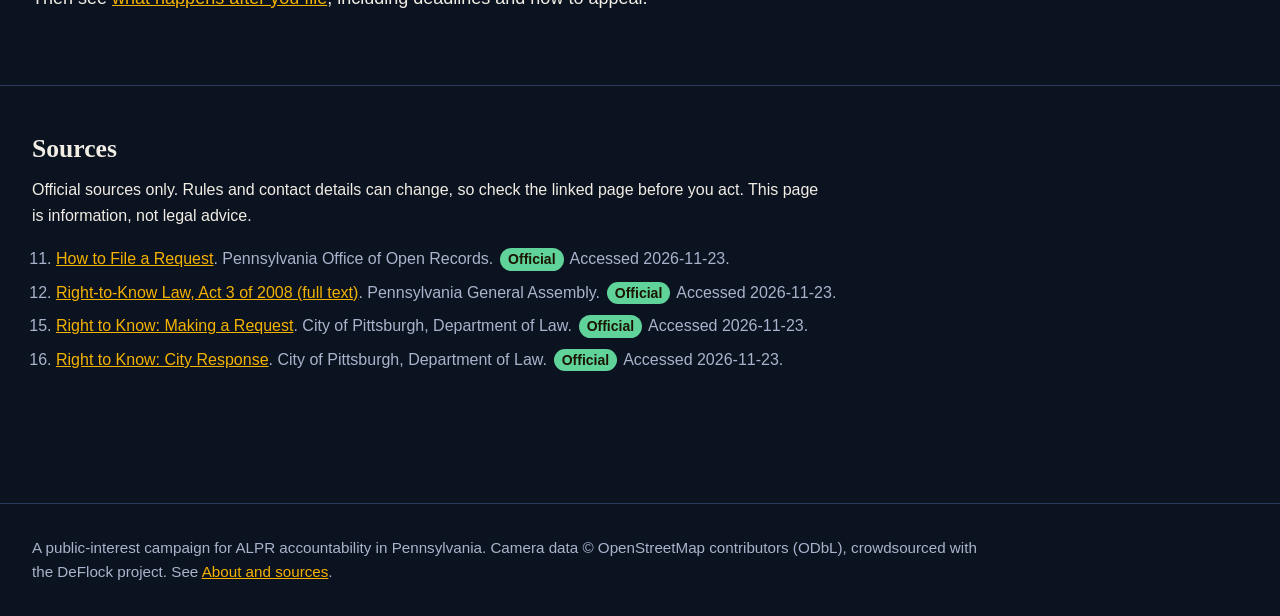
<file: tools/rtk.html>
<!DOCTYPE html>
<html lang="en">
<head>
  <meta charset="utf-8">
  <meta name="viewport" content="width=device-width, initial-scale=1">
  <title>Right-to-Know request | Who's Tracking Your Car?</title>
  <link rel="icon" type="image/svg+xml" href="../assets/favicon.svg">
  <link rel="stylesheet" href="../assets/css/site.css">
  <link rel="stylesheet" href="../assets/css/actions.css">
  <link rel="stylesheet" href="../assets/css/citations.css">
</head>
<body>
  <a class="skip-link" href="#main">Skip to content</a>
  <div id="site-header"></div>
  <main id="main">
    <header class="container action-hero">
      <p class="eyebrow"><a href="../take-action.html">Take action</a> / Tool</p>
      <h1>Right-to-Know request</h1>
      <p class="lead">Ask your local agency for its records about license plate readers. Fill in the boxes, copy the text, and follow the steps below. Everything stays in your browser: nothing you type is sent or saved.</p>
    </header>

    <div class="container">
      <div class="tool-layout">
        <form id="tool-form" class="tool-form" autocomplete="off">
          <label for="r-agency">Agency</label>
          <input id="r-agency" type="text" placeholder="e.g. City of Pittsburgh">
          <button type="button" class="btn btn-secondary btn-small" id="use-pittsburgh" style="margin-top:0.4rem">Use City of Pittsburgh</button>
          <label for="r-name">Your name</label>
          <input id="r-name" type="text" placeholder="Your full name">
          <label for="r-address">Your physical address</label>
          <input id="r-address" type="text" placeholder="Street, city, ZIP (no P.O. box)">
          <label for="r-email">Your email (optional)</label>
          <input id="r-email" type="email" placeholder="you@example.org">
          <p class="note" style="margin-top:0.9rem">The ten requests ask for records, not answers, and avoid individual plate data and records about specific investigations, which the law lets agencies withhold.<sup class="fn"><a href="#src-12">12</a></sup></p>
        </form>

        <div class="preview-box">
          <h2 id="preview-title">Your request</h2>
          <textarea id="preview" class="preview" readonly aria-labelledby="preview-title"></textarea>
          <div class="tool-actions">
            <button type="button" class="btn" id="copy-btn">Copy request</button>
          </div>
          <p class="tool-status" id="tool-status" aria-live="polite"></p>
        </div>
      </div>

      <section class="after-filing" aria-labelledby="before-send-title">
        <h2 id="before-send-title">Before you send it</h2>
        <ol>
          <li><strong>Find the right officer.</strong> Every local and state agency must have an Open Records Officer. Look on the agency&rsquo;s website, or search the Office of Open Records&rsquo; <a href="https://www.openrecords.pa.gov/RTKL/AOROSearch.cfm" target="_blank" rel="noopener">directory</a>.<sup class="fn"><a href="#src-11">11</a></sup></li>
          <li><strong>City of Pittsburgh.</strong> Requests go to the City&rsquo;s Open Records Officer, 313 City-County Building, 414 Grant Street, Pittsburgh, PA 15219, openrecords@pittsburghpa.gov.<sup class="fn"><a href="#src-15">15</a></sup></li>
          <li><strong>Use the form.</strong> Use the agency&rsquo;s own request form if it has one; otherwise use the Office of Open Records&rsquo; <a href="https://www.openrecords.pa.gov/Documents/RTKL/RTKRequestForm.pdf" target="_blank" rel="noopener">standard form</a>.<sup class="fn"><a href="#src-11">11</a></sup> The City uses the standard form and says it may deny a request that arrives without it.<sup class="fn"><a href="#src-15">15</a></sup> Paste the text above into the form&rsquo;s description of the records requested.</li>
          <li><strong>Give your name and a street address.</strong> The City says it refuses anonymous requests, treats an email without a proper name or street address as anonymous, and does not accept P.O. boxes.<sup class="fn"><a href="#src-15">15</a></sup> You do not need to say why you want the records.<sup class="fn"><a href="#src-12">12</a></sup></li>
          <li><strong>Send it and keep a copy.</strong> You can send a request by email, fax, U.S. mail or in person, addressed to the Open Records Officer. Keep a copy: without one, an appeal can be dismissed.<sup class="fn"><a href="#src-11">11</a></sup></li>
          <li><strong>Fees.</strong> Filing a request is free, but you may have to pay fees before you receive records.<sup class="fn"><a href="#src-11">11</a></sup></li>
          <li><strong>The City&rsquo;s response.</strong> The City responds within five business days, and meets that duty by mailing its response on the fifth business day.<sup class="fn"><a href="#src-16">16</a></sup></li>
          <li><strong>Who can file.</strong> The law defines a requester as a legal resident of the United States.<sup class="fn"><a href="#src-12">12</a></sup></li>
        </ol>
        <p>Then see <a href="../take-action.html#after-filing">what happens after you file</a>, including deadlines and how to appeal.</p>
      </section>
    </div>

    <section class="container sources" id="sources" aria-labelledby="sources-title">
      <h2 id="sources-title">Sources</h2>
      <p class="note">Official sources only. Rules and contact details can change, so check the linked page before you act. This page is information, not legal advice.</p>
      <ol id="sources-list" class="sources-list" data-source-ids="11,12,15,16"></ol>
    </section>
  </main>
  <div id="site-footer"></div>
  <script type="module">
    import { renderLayout } from '../assets/js/layout.js';
    import { renderActionSources } from '../assets/js/sourcesList.js';
    import { initRtkTool } from '../assets/js/toolsUi.js';
    renderLayout(document, '/take-action.html', '../');
    renderActionSources();
    initRtkTool();
  </script>
</body>
</html>
</file>
<file: assets/css/site.css>
:root {
  --bg: #0b1220;
  --surface: #141d30;
  --surface-2: #1c2842;
  --border: #2b3a5c;
  --text: #f1ede4;
  --muted: #a9b4cc;
  --accent: #f5b301;
  --accent-ink: #1a1400;
  --danger: #ff6b5e;
  --ok: #5fd39a;
  --font-display: Georgia, "Times New Roman", serif;
  --font-body: -apple-system, BlinkMacSystemFont, "Segoe UI", Roboto, Helvetica, Arial, sans-serif;
  --max-width: 1400px;
  --radius: 10px;
}

*, *::before, *::after { box-sizing: border-box; }

/* Component display rules (e.g. .btn) must not defeat the hidden attribute. */
[hidden] { display: none !important; }

.visually-hidden {
  position: absolute; width: 1px; height: 1px; margin: -1px; padding: 0;
  overflow: hidden; clip: rect(0 0 0 0); white-space: nowrap; border: 0;
}

html { scroll-behavior: smooth; background: var(--bg); color-scheme: dark; min-height: 100%; }
@media (prefers-reduced-motion: reduce) {
  html { scroll-behavior: auto; }
  *, *::before, *::after { animation-duration: 0.001ms !important; transition-duration: 0.001ms !important; }
}

body {
  margin: 0;
  background: var(--bg);
  color: var(--text);
  font-family: var(--font-body);
  font-size: 18px;
  line-height: 1.6;
  min-width: 760px;
}

h1, h2, h3 { font-family: var(--font-display); line-height: 1.2; margin: 0 0 0.5em; }
h1 { font-size: 3rem; }
h2 { font-size: 2rem; }
h3 { font-size: 1.35rem; }
p { margin: 0 0 1em; }
a { color: var(--accent); }
a:hover { text-decoration-thickness: 2px; }
:focus-visible { outline: 3px solid var(--accent); outline-offset: 3px; border-radius: 4px; }

.skip-link {
  position: absolute; left: -9999px; top: 0;
  background: var(--accent); color: var(--accent-ink); padding: 0.6rem 1rem; z-index: 1000;
}
.skip-link:focus { left: 0; }

.container { max-width: var(--max-width); margin: 0 auto; padding: 0 2rem; }

.site-header {
  position: sticky; top: 0; z-index: 500;
  background: rgba(11, 18, 32, 0.95);
  border-bottom: 1px solid var(--border);
  backdrop-filter: blur(6px);
}
.header-inner { display: flex; align-items: center; justify-content: space-between; height: 64px; }
.brand { font-family: var(--font-display); font-size: 1.3rem; color: var(--text); text-decoration: none; font-weight: 700; }
.brand::before { content: ""; display: inline-block; width: 12px; height: 12px; border-radius: 50%; background: var(--danger); margin-right: 0.6rem; box-shadow: 0 0 0 4px rgba(255, 107, 94, 0.25); }
.site-header nav { display: flex; gap: 0.25rem; }
.nav-link { color: var(--muted); text-decoration: none; padding: 0.4rem 0.9rem; border-radius: 6px; font-size: 1rem; }
.nav-link:hover { color: var(--text); background: var(--surface); }
.nav-link[aria-current="page"] { color: var(--accent-ink); background: var(--accent); font-weight: 600; }

/* Keep the header on one line when the window is narrow or the browser is zoomed in. */
@media (max-width: 1100px) {
  .container { padding: 0 1.25rem; }
  .header-inner { gap: 1rem; }
  .brand { font-size: 1.1rem; white-space: nowrap; }
  .brand::before { margin-right: 0.45rem; }
  .site-header nav { gap: 0.1rem; }
  .nav-link { padding: 0.35rem 0.6rem; font-size: 0.95rem; white-space: nowrap; }
  h1 { font-size: 2.4rem; }
  h2 { font-size: 1.7rem; }
}

main { min-height: calc(100vh - 64px - 120px); }
.section { padding-block: 4rem; }
.lead { font-size: 1.3rem; color: var(--muted); max-width: 46rem; }
.eyebrow { text-transform: uppercase; letter-spacing: 0.12em; font-size: 0.875rem; color: var(--accent); font-weight: 700; margin-bottom: 0.75rem; }

.card { background: var(--surface); border: 1px solid var(--border); border-radius: var(--radius); padding: 1.5rem; }
.grid { display: grid; gap: 1.5rem; }
.grid-4 { grid-template-columns: repeat(4, 1fr); }
.grid-3 { grid-template-columns: repeat(3, 1fr); }
.grid-2 { grid-template-columns: repeat(2, 1fr); }

.btn {
  display: inline-block; background: var(--accent); color: var(--accent-ink);
  font-weight: 700; text-decoration: none; padding: 0.8rem 1.4rem; border-radius: 8px;
  border: 2px solid var(--accent); font-size: 1rem; cursor: pointer; font-family: inherit;
}
.btn:hover { filter: brightness(1.08); }
.btn-secondary { background: transparent; color: var(--text); border-color: var(--border); }
.btn-secondary:hover { border-color: var(--accent); }

.callout { border-left: 4px solid var(--accent); background: var(--surface); padding: 1rem 1.25rem; border-radius: 0 var(--radius) var(--radius) 0; margin: 1.25rem 0; }
.callout.risk { border-left-color: var(--danger); }
.callout.answer { border-left-color: var(--muted); }
.callout strong:first-child { display: block; font-size: 0.875rem; text-transform: uppercase; letter-spacing: 0.1em; margin-bottom: 0.25rem; }
.callout.risk strong:first-child { color: var(--danger); }

.stat { font-family: var(--font-display); font-size: 4rem; line-height: 1; color: var(--accent); }
.stat-label { color: var(--muted); }

.error-banner { background: var(--danger); color: #1a0300; padding: 0.8rem 2rem; font-weight: 600; }

.site-footer { border-top: 1px solid var(--border); padding: 2rem 0; color: var(--muted); font-size: 0.95rem; margin-top: 2rem; }
.site-footer p { margin: 0; max-width: 60rem; }
</file>
<file: assets/css/home.css>
/* Home and About pages */
.home-hero { padding-block: 3.5rem 1.5rem; }
.home-hero h1 { font-size: 3.6rem; margin-bottom: 1rem; max-width: 22ch; }
.home-hero .lead { max-width: 70rem; }
.home-hero .btn-row { margin-top: 1.75rem; }

.stat-band { margin-block: 1.5rem 3rem; padding: 1.75rem; display: grid; gap: 1rem; }
.stat-line { margin: 0; display: flex; flex-wrap: wrap; align-items: baseline; gap: 0.5rem 1rem; }
.stat-line .stat { font-size: 4.2rem; }
.stat-line .stat-text { font-size: 1.25rem; color: var(--text); max-width: 34rem; }
.vendor-bar { display: flex; height: 26px; border-radius: 6px; overflow: hidden; background: var(--bg); border: 1px solid var(--border); }
.bar-seg { display: block; height: 100%; min-width: 2px; border-right: 1px solid var(--bg); }
.vendor-legend { list-style: none; margin: 0; padding: 0; display: flex; flex-wrap: wrap; gap: 0.35rem 1.25rem; font-size: 0.98rem; color: var(--muted); }
.vendor-legend .swatch { display: inline-block; width: 12px; height: 12px; border-radius: 50%; vertical-align: -1px; margin-right: 0.2rem; }
.stat-note { margin: 0; color: var(--muted); font-size: 0.98rem; max-width: 70rem; }

.section-title { margin-top: 3rem; }
.section-spaced { margin-top: 5rem; }
.prose { max-width: 70rem; }
.prose p { max-width: 70rem; }
.fact-grid { list-style: none; margin: 1.5rem 0 0; padding: 0; display: grid; grid-template-columns: repeat(6, minmax(0, 1fr)); gap: 1.25rem; max-width: none; }
.fact-card {
  grid-column: span 2; display: flex; flex-direction: column; gap: 0.5rem;
  padding: 1.25rem 1.4rem 1.4rem; background: var(--surface);
  border: 1px solid var(--border); border-top: 4px solid var(--accent); border-radius: var(--radius);
}
.fact-card.fact-wide { grid-column: span 3; }
.fact-tag {
  align-self: flex-start; padding: 0.15rem 0.7rem; border-radius: 999px;
  font-size: 0.875rem; font-weight: 700; letter-spacing: 0.08em; text-transform: uppercase;
  color: var(--accent); background: rgba(245, 179, 1, 0.12); border: 1px solid rgba(245, 179, 1, 0.45);
}
.fact-figure { font-family: var(--font-display); font-size: 3.1rem; font-weight: 700; line-height: 1.05; color: var(--text); }
.fact-card p { margin: 0; max-width: none; font-size: 1.02rem; line-height: 1.55; color: var(--muted); }
.why-intro { max-width: 70rem; font-size: 1.15rem; }
.lead-wide { max-width: 70rem; }

.ask-grid { display: grid; grid-template-columns: repeat(2, minmax(0, 1fr)); gap: 1.25rem; margin-block: 1.25rem 2rem; }
.ask-card { scroll-margin-top: 90px; display: flex; flex-direction: column; gap: 0.6rem; }
.ask-card:target { border-color: var(--accent); box-shadow: 0 0 0 3px rgba(245, 179, 1, 0.3); }
.ask-num { margin: 0; width: 2.2rem; height: 2.2rem; border-radius: 50%; display: grid; place-items: center; font-weight: 800; color: var(--accent-ink); background: var(--accent); }
.ask-text { margin: 0; font-family: var(--font-display); font-size: 1.3rem; line-height: 1.35; }
.ask-card .where { margin: auto 0 0; font-size: 1rem; }

.about-hero { padding-block: 2.5rem 0.5rem; }
.about-hero h1 { font-size: 2.8rem; max-width: none; }
.about-hero .lead { max-width: 70rem; }

/* Contents tiles at the top of About */
.toc-grid { list-style: none; margin: 1.75rem 0 0; padding: 0; display: grid; grid-template-columns: repeat(3, minmax(0, 1fr)); gap: 1rem; }
.toc-tile {
  display: grid; grid-template-columns: 2.8rem 1fr; grid-template-rows: auto 1fr; column-gap: 1rem; row-gap: 0.15rem; align-items: start; align-content: start;
  height: 100%; padding: 1rem 1.25rem; text-decoration: none; color: var(--text);
  background: var(--surface); border: 1px solid var(--border); border-left: 4px solid var(--accent); border-radius: var(--radius);
  transition: background 0.15s, border-color 0.15s, transform 0.15s;
}
.toc-tile:hover, .toc-tile:focus-visible { background: var(--surface-2); border-color: var(--accent); transform: translateY(-2px); }
.toc-num { grid-row: span 2; align-self: center; font-family: var(--font-display); font-size: 1.9rem; font-weight: 700; line-height: 1; color: var(--accent); }
.toc-title { font-weight: 700; font-size: 1.1rem; line-height: 1.25; }
.toc-desc { color: var(--muted); font-size: 0.95rem; line-height: 1.35; }

/* About content boxes */
.about-section { max-width: none; margin-block: 1.5rem; padding: 1.75rem 2rem 1.5rem; scroll-margin-top: 90px; }
.about-section h2 { font-size: 1.7rem; margin-bottom: 0.9rem; }
.about-section p, .about-section ul { max-width: none; }
.about-section li { margin: 0.6rem 0; }
.about-section > :last-child { margin-bottom: 0; }

@media (max-width: 1000px) {
  .ask-grid { grid-template-columns: 1fr; }
  .toc-grid { grid-template-columns: repeat(2, minmax(0, 1fr)); }
  .fact-grid { grid-template-columns: 1fr; }
  .fact-card, .fact-card.fact-wide { grid-column: auto; }
  .fact-figure { font-size: 2.4rem; }
  .home-hero h1 { font-size: 2.6rem; }
  .stat-line .stat { font-size: 3rem; }
}
</file>
<file: assets/css/actions.css>
.page-narrow { max-width: 56rem; }
.action-hero { padding-block: 3rem 1rem; }
.action-hero .lead { max-width: 70rem; }

.action-grid { display: grid; grid-template-columns: repeat(2, minmax(0, 1fr)); gap: 1.5rem; margin-block: 1.5rem 2.5rem; }
.action-card {
  display: flex; flex-direction: column; gap: 0.5rem;
  padding: 1.5rem 1.75rem 1.6rem; border-top: 4px solid var(--accent);
}
.action-card h2 { font-size: 1.5rem; margin-bottom: 0.35rem; }
.action-card p { max-width: none; margin-bottom: 0.6rem; }
.action-card .btn-row { margin-top: auto; padding-top: 0.75rem; }
.action-num {
  margin: 0 0 0.25rem; width: 2.4rem; height: 2.4rem; border-radius: 50%; display: grid; place-items: center;
  font-weight: 800; font-size: 1.15rem; color: var(--accent-ink); background: var(--accent);
}
.action-wide { grid-column: 1 / -1; }

/* Card 3: the general rule on the left, the Pittsburgh specifics on the right */
.action-cols { display: grid; grid-template-columns: minmax(0, 1.1fr) minmax(0, 1fr); gap: 2.5rem; align-items: start; }
.action-col .btn-row { margin-top: 0.5rem; }
.action-side { padding: 1.1rem 1.4rem 0.9rem; background: var(--bg); border: 1px solid var(--border); border-radius: var(--radius); }
.action-side h3 { margin: 0 0 0.6rem; font-family: var(--font-body); font-size: 1.1rem; color: var(--accent); }
.check-list { list-style: none; margin: 0; padding: 0; }
.check-list li { position: relative; padding: 0.4rem 0 0.4rem 1.8rem; line-height: 1.5; }
.check-list li::before {
  content: ""; position: absolute; left: 0.1rem; top: 0.85rem; width: 0.55rem; height: 0.55rem;
  border-radius: 50%; background: var(--accent);
}

/* Card 4: a slim banner, so a short card looks deliberate */
.action-banner { flex-direction: row; align-items: center; gap: 1.5rem; padding-block: 1.25rem; }
.action-banner .action-num { margin: 0; flex: none; }
.banner-text { flex: 1; min-width: 0; }
.banner-text h2 { margin-bottom: 0.25rem; }
.banner-text p { margin: 0; }
.action-banner .btn-row { margin: 0; padding: 0; flex: none; }
.btn-row { display: flex; flex-wrap: wrap; gap: 0.75rem; }
.suggest { color: var(--muted); font-size: 1rem; }

/* Right-to-Know timeline on the Take action page */
.timeline-card { margin-block: 0 1rem; padding: 1.75rem 2rem 1.5rem; scroll-margin-top: 90px; }
.timeline-card h2 { font-size: 1.75rem; margin-bottom: 1.25rem; }
.timeline { list-style: none; margin: 0; padding: 0; counter-reset: step; }
.timeline li {
  counter-increment: step; position: relative; padding: 0 0 1.5rem 4rem; max-width: none; line-height: 1.6;
}
.timeline li:last-child { padding-bottom: 0.25rem; }
.timeline li::before {
  content: counter(step); position: absolute; left: 0; top: 0; width: 2.6rem; height: 2.6rem; border-radius: 50%;
  display: grid; place-items: center; font-weight: 800; color: var(--accent-ink); background: var(--accent);
}
.timeline li:not(:last-child)::after {
  content: ""; position: absolute; left: 1.2rem; top: 2.8rem; bottom: 0.2rem; width: 2px; background: var(--border);
}
.tl-label { display: block; margin-bottom: 0.15rem; font-family: var(--font-display); font-size: 1.25rem; color: var(--text); }

.after-filing { max-width: 52rem; margin-bottom: 3rem; }
.after-filing ol { padding-left: 1.4rem; }
.after-filing li { margin: 0.75rem 0; }

.steps-list { padding-left: 1.4rem; max-width: 46rem; }
.steps-list li { margin: 0.9rem 0; }

.tool-layout { display: grid; grid-template-columns: minmax(280px, 380px) minmax(0, 1fr); gap: 2.5rem; align-items: start; margin-block: 1.5rem 2.5rem; }
.tool-form { display: grid; gap: 0.35rem; }
.tool-form label { color: var(--muted); font-size: 0.95rem; margin-top: 0.6rem; }
.tool-form input, .tool-form select {
  min-width: 0; padding: 0.55rem 0.7rem; font: inherit; font-size: 1rem;
  color: var(--text); background: var(--bg); border: 1px solid var(--border); border-radius: 8px;
}
.tool-form .btn { margin-top: 0.9rem; justify-self: start; }
.preview-box h2 { font-size: 1.2rem; font-family: var(--font-body); margin-bottom: 0.5rem; }
.preview {
  width: 100%; min-height: 26rem; padding: 1rem; resize: vertical; box-sizing: border-box;
  font: 0.98rem/1.5 var(--font-body); color: var(--text);
  background: var(--surface); border: 1px solid var(--border); border-radius: 10px; white-space: pre-wrap;
}
.tool-actions { display: flex; flex-wrap: wrap; gap: 0.75rem; align-items: center; margin-top: 0.75rem; }
.tool-status { color: var(--accent); min-height: 1.5em; margin: 0.5rem 0 0; font-size: 1rem; }

@media (max-width: 1000px) {
  .action-grid, .tool-layout, .action-cols { grid-template-columns: 1fr; }
  .action-banner { flex-direction: column; align-items: flex-start; }
}
</file>
<file: assets/css/citations.css>
/* Footnotes and source lists, shared by every page that cites sources. */
.fn { font-size: 14px; line-height: 0; position: relative; top: -0.5em; }
.fn a { color: var(--accent); font-size: max(14px, 0.78em); font-weight: 700; text-decoration: none; padding: 0 0.12em; }
.fn a:hover { text-decoration: underline; }

.sources { margin-top: 4.5rem; padding-block: 3rem 5rem; border-top: 1px solid var(--border); }
.sources h2 { font-size: 1.6rem; }
.sources .note { max-width: 50rem; font-size: 1rem; }
.sources-list { padding-left: 1.5rem; max-width: 56rem; }
.sources-list li { margin: 0.5rem 0; font-size: 1rem; scroll-margin-top: 90px; color: var(--muted); }
.sources-list li:target { background: rgba(245, 179, 1, 0.15); border-radius: 6px; }
.kind { display: inline-block; padding: 0 0.5rem; margin: 0 0.15rem; border-radius: 999px; font-size: 0.875rem; font-weight: 700; color: var(--accent-ink); background: var(--muted); white-space: nowrap; }
.kind-official { background: var(--ok); }
.kind-company { background: #ffd27a; }
.kind-advocacy { background: #c7b6ff; }
.kind-research { background: #a8d8ea; }
.cta-row { margin-top: 2rem; display: flex; gap: 1rem; flex-wrap: wrap; }
</file>
<file: assets/css/flow.css>
.flow-hero { padding-block: 1.75rem 0.5rem; }
.flow-hero h1 { margin-bottom: 0.5rem; }
.flow-hero .lead { margin-bottom: 1rem; }

.flow { display: grid; grid-template-columns: minmax(300px, 420px) minmax(0, 1fr); gap: 3.5rem; align-items: start; }

/* Sticky diagram on the left stays in view while the steps scroll past. */
.flow-diagram { position: sticky; top: 84px; align-self: start; }
.diagram-step { margin: 0 0 0.5rem; color: var(--accent); font-weight: 700; font-size: 0.95rem; text-transform: uppercase; letter-spacing: 0.1em; }
.diagram { width: 100%; height: clamp(380px, calc(100vh - 330px), 640px); display: block; }

.diagram .node-box { fill: var(--surface); stroke: var(--border); stroke-width: 2; transition: stroke 0.3s, fill 0.3s; }
.diagram .node .icon { fill: none; stroke: var(--muted); stroke-width: 2; stroke-linecap: round; stroke-linejoin: round; transition: stroke 0.3s; }
.diagram .node .icon .dot { fill: var(--muted); stroke: none; }
.diagram .node .icon .dashed { stroke-dasharray: 3 4; }
.diagram .node-title { fill: var(--text); font: 700 22px var(--font-body); }
.diagram .node-sub { fill: var(--muted); font: 400 17px var(--font-body); }

.diagram .node[data-state="done"] .node-box { stroke: rgba(245, 179, 1, 0.5); }
.diagram .node[data-state="done"] .icon { stroke: rgba(245, 179, 1, 0.75); }
.diagram .node[data-state="active"] .node-box { stroke: var(--accent); fill: var(--surface-2); filter: drop-shadow(0 0 10px rgba(245, 179, 1, 0.45)); }
.diagram .node[data-state="active"] .icon { stroke: var(--accent); }
.diagram .node[data-state="active"] .icon .dot { fill: var(--accent); }

.diagram .link line { stroke: var(--border); stroke-width: 2; }
.diagram .arrow-fill { fill: var(--border); }
.diagram .packet { fill: var(--accent); opacity: 0; }
.diagram .link.is-flowing line { stroke: var(--accent); }
.diagram .link.is-flowing .packet { animation: packet-drop 1.4s ease-in-out infinite; }
@keyframes packet-drop {
  0% { transform: translateY(0); opacity: 0; }
  20% { opacity: 1; }
  80% { opacity: 1; }
  100% { transform: translateY(34px); opacity: 0; }
}

.step { min-height: 72vh; padding: 2rem 0 3rem 1.75rem; border-left: 3px solid transparent; transition: border-color 0.3s, opacity 0.3s; }
.flow.is-enhanced .step { opacity: 0.85; }
.flow.is-enhanced .step.is-active { opacity: 1; border-left-color: var(--accent); }
.step:last-child { min-height: 60vh; }
.step-kicker { margin: 0 0 0.5rem; color: var(--accent); font-weight: 700; font-size: 0.875rem; text-transform: uppercase; letter-spacing: 0.12em; }
.step h2 { margin-bottom: 1rem; }
.step p { max-width: 40rem; }
.step .callout p { margin: 0.25rem 0 0; }
.step .callout p + p { margin-top: 0.75rem; }

.ask-line, .ask-note { margin-top: 1.25rem; }
.ask-label { display: block; margin-bottom: 0.4rem; font-size: 0.875rem; font-weight: 700; text-transform: uppercase; letter-spacing: 0.1em; color: var(--muted); }
.ask-note .ask-label { display: inline; margin-right: 0.5rem; }
.ask-chip {
  display: block; max-width: 40rem; margin: 0 0 0.5rem; padding: 0.6rem 0.9rem;
  color: var(--text); text-decoration: none; line-height: 1.45;
  background: rgba(245, 179, 1, 0.08); border: 1px solid var(--accent); border-radius: 8px;
}
.ask-chip:hover { background: rgba(245, 179, 1, 0.18); }
.ask-chip strong { color: var(--accent); margin-right: 0.35rem; }

@media (prefers-reduced-motion: reduce) {
  .diagram .link.is-flowing .packet { animation: none; opacity: 0; }
  .diagram .node-box, .diagram .node .icon, .step { transition: none; }
  .flow.is-enhanced .step { opacity: 1; }
}

@media (max-width: 900px) {
  .flow { grid-template-columns: 1fr; gap: 1rem; }
  .flow-diagram { position: static; }
  .diagram { height: 380px; }
  .step { min-height: 0; padding-left: 1rem; }
}
</file>
